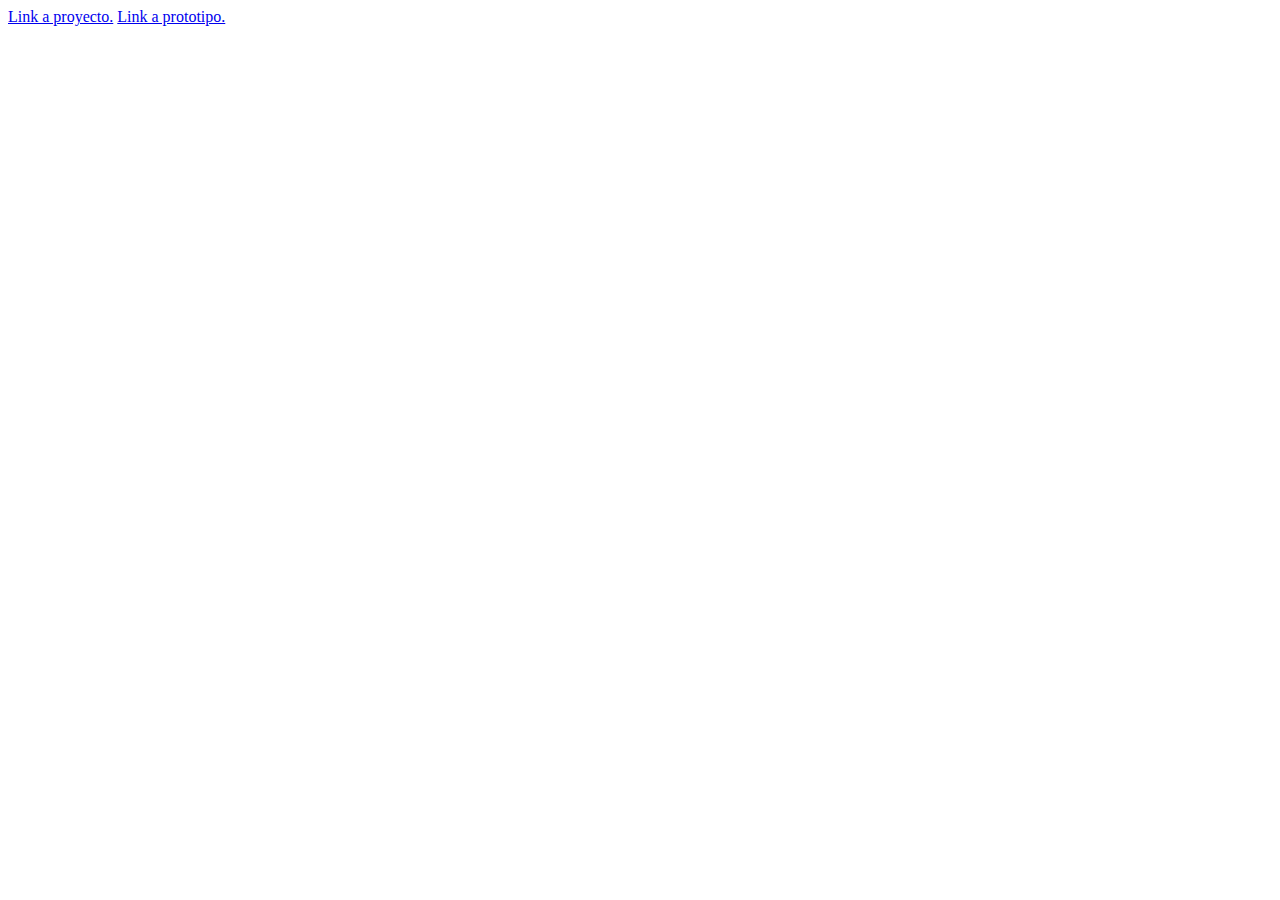
<file: index.html>
<!DOCTYPE html>
<html lang="en">
<head>
    <meta charset="UTF-8">
    <meta name="viewport" content="width=device-width, initial-scale=1.0">
    <title>Document</title>
</head>
<body>
    <a href="https://www.figma.com/file/SlHFa3GMlU2cLFe7jDgPz8/TPE-Grupo6?type=design&node-id=14%3A94&mode=design&t=aH09jl73z5RfpmNJ-1">Link a proyecto.</a>
    <a href="https://www.figma.com/proto/SlHFa3GMlU2cLFe7jDgPz8/TPE-Grupo6?type=design&node-id=62-1168&t=fOKAp2q84XBR9pVu-1&scaling=min-zoom&page-id=14%3A94&starting-point-node-id=62%3A1168&mode=design">Link a prototipo.</a>
</body>
</html>
</file>
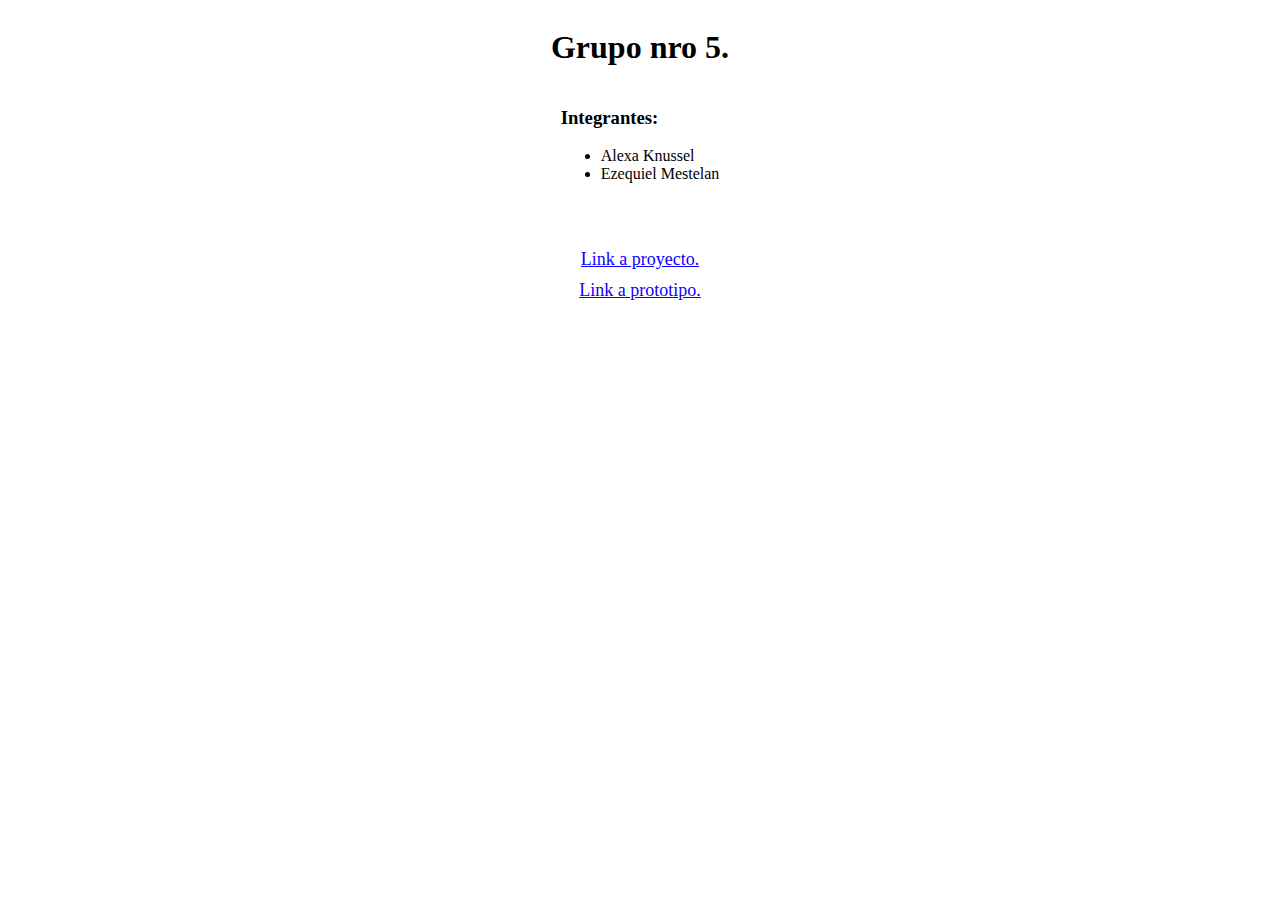
<file: TP-1/index.html>
<!DOCTYPE html>
<html lang="en">
<head>
    <meta charset="UTF-8">
    <meta name="viewport" content="width=device-width, initial-scale=1.0">
    <link rel="stylesheet" href="style.css">
    <title>TP-1 Interfaces</title>
</head>
<body>
    <div class="container">
        <h1>Grupo nro 5.</h1>
        <div>
            <h3>Integrantes:</h3>
            <ul>
                <li>Alexa Knussel</li>
                <li>Ezequiel Mestelan</li>
            </ul>
        </div>
    </div>
    <div class="links-container">
        <a href="https://www.figma.com/file/SlHFa3GMlU2cLFe7jDgPz8/TPE-Grupo6?type=design&node-id=0%3A1&mode=design&t=m80NVChfHNkycEDc-1">Link a proyecto.</a>
        <a href="https://www.figma.com/proto/SlHFa3GMlU2cLFe7jDgPz8/TPE-Grupo6?type=design&node-id=62-1171&t=XihHaeNwyKJZzWhI-1&scaling=min-zoom&page-id=14%3A94&mode=design">Link a prototipo.</a>
    </div>
</body>
</html>
</file>
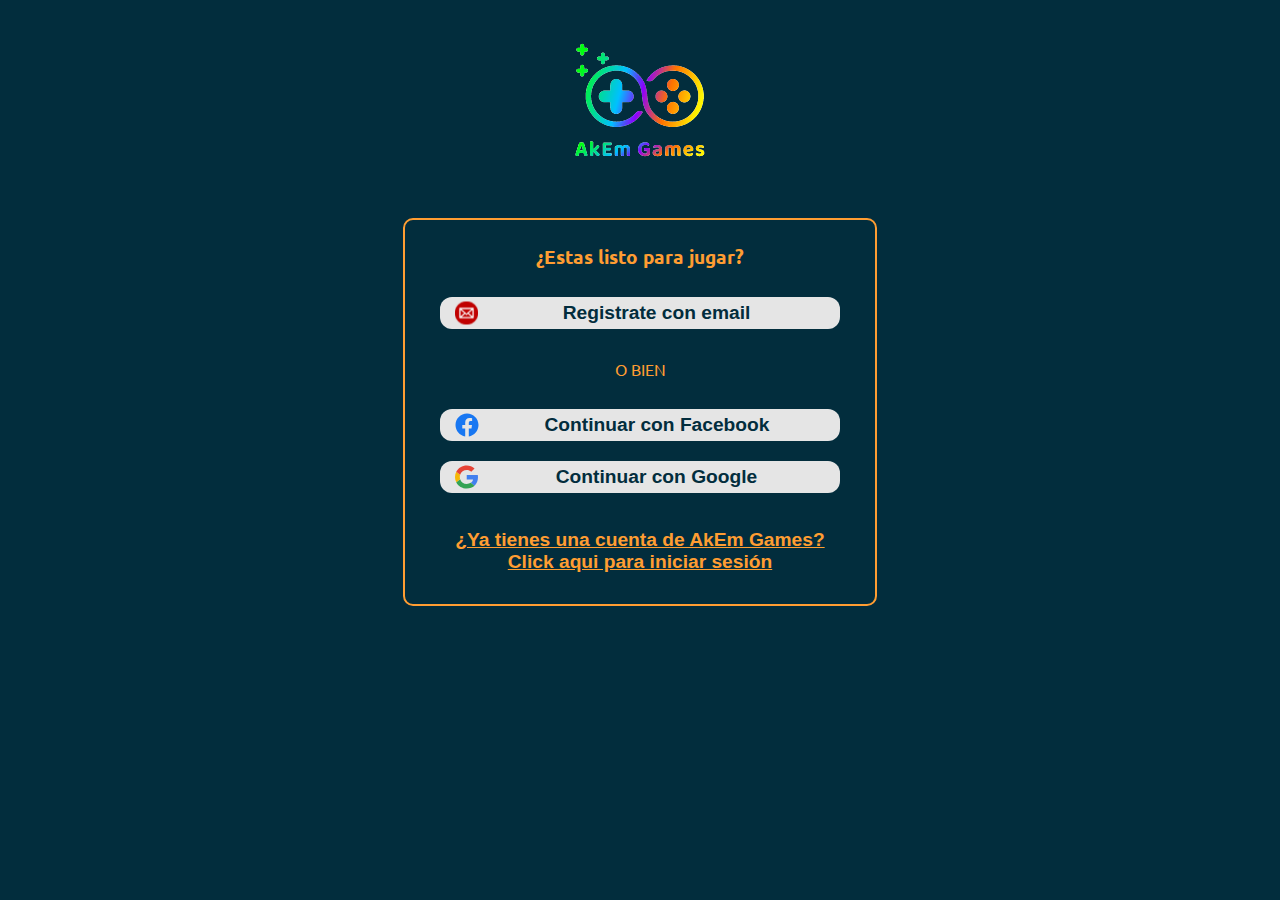
<file: TP-2/index.html>
<!DOCTYPE html>
<html lang="en">
<head>
    <meta charset="UTF-8">
    <meta name="viewport" content="width=device-width, initial-scale=1.0">
    <link rel="icon" href="./img/header/logoAkEm.png">
    <link rel="stylesheet" href="css/style.css">
    <link rel="stylesheet" href="https://fonts.googleapis.com/css?family=Ubuntu:400,700&display=swap">
    <title>AkEm-Games</title>
</head>
<body>
    <header>
        <div class="login-header">
            <img src="./img/header/logoAkEm.png" alt="logoAkEm" width="200px" id="logo-form-page">
        </div>
    </header>
    <div class="first-form">
        <div class="border-form">
            <h3>¿Estas listo para jugar?</h3>
            <div class="div-form-btn">
                <img src="./img/icons/email.svg" alt="">
                <button type="button" id="first-sign-btn">Registrate con email</button>
            </div>
            <p>O BIEN</p>
            <div class="div-form-btn">
                <img src="./img/icons/facebook.svg" alt="">
                <button type="button" id="">Continuar con Facebook</button>
            </div>
            <div class="div-form-btn">
                <img src="./img/icons/google.svg" alt="">
                <button type="button" id="">Continuar con Google</button>
            </div>
            <button type="button" id="first-login-btn" class="to-login-btn">¿Ya tienes una cuenta de AkEm Games?  Click aqui para iniciar sesión</button>
        </div>
    </div>
    <div class="login-form oculto">
        <form id="form-login" class="border-form">
            <h3>Ingresar</h3>
            <div class="input-container">
                <label for="">Email</label>
                <input type="text" required>
            </div>
            <div class="input-container">
                <label for="">Contraseña</label>
                <input type="password" required>
            </div>
            <div class="submit-div-login">
                <span>¿Olvidaste tu contraseña?</span>
                <button type="submit" id="login-btn" class="btn-principal">INGRESAR</button>
            </div>
        </form>
    </div>
    <div class="sign-form oculto">
        <form id="form-register" class="border-form">
            <h3>¿Estas listo para jugar?</h3>
            <div class="input-container">
                <label for="">Nombre *</label>
                <input type="text" required>
            </div>
            <div class="input-container">
                <label for="">Apellido *</label>
                <input type="text" required>
            </div>
            <div class="input-container">
                <label for="">Nickname</label>
                <input type="text">
            </div>
            <div class="input-container">
                <label for="">Edad *</label>
                <input type="text" required>
            </div>
            <div class="input-container">
                <label for="">Email *</label>
                <input type="text" required>
            </div>
            <div class="input-container">
                <label for="">Contraseña *</label>
                <input type="text" required>
            </div>
            <div class="input-container">
                <label for="">Repetir contraseña *</label>
                <input type="text" required>
            </div>
            <div class="form-checkbox">
                <input type="checkbox">
                <label for="">Acepta terminos y condiciones</label>
            </div>
            <div class="div-captcha-main">
                <div class="captcha-container">
                    <input type="checkbox" required>
                    <label for="">No soy un robot</label>
                    <img src="./img/icons/captcha.svg" alt="">
                </div>
            </div>
            <div class="submit-div-register">
                <button type="submit" id="sign-btn" class="btn-principal">REGISTRATE</button>
            </div>
        </form>
    </div>
    <div class="pop-up-exitoso">
        <div class="pop-up-body">
            <h3 id="success-msg">¡Te has logueado exitosamente!</h3>
        </div>
    </div>
    <script src="./js/forms.js"></script>
</body>
</html>
</file>
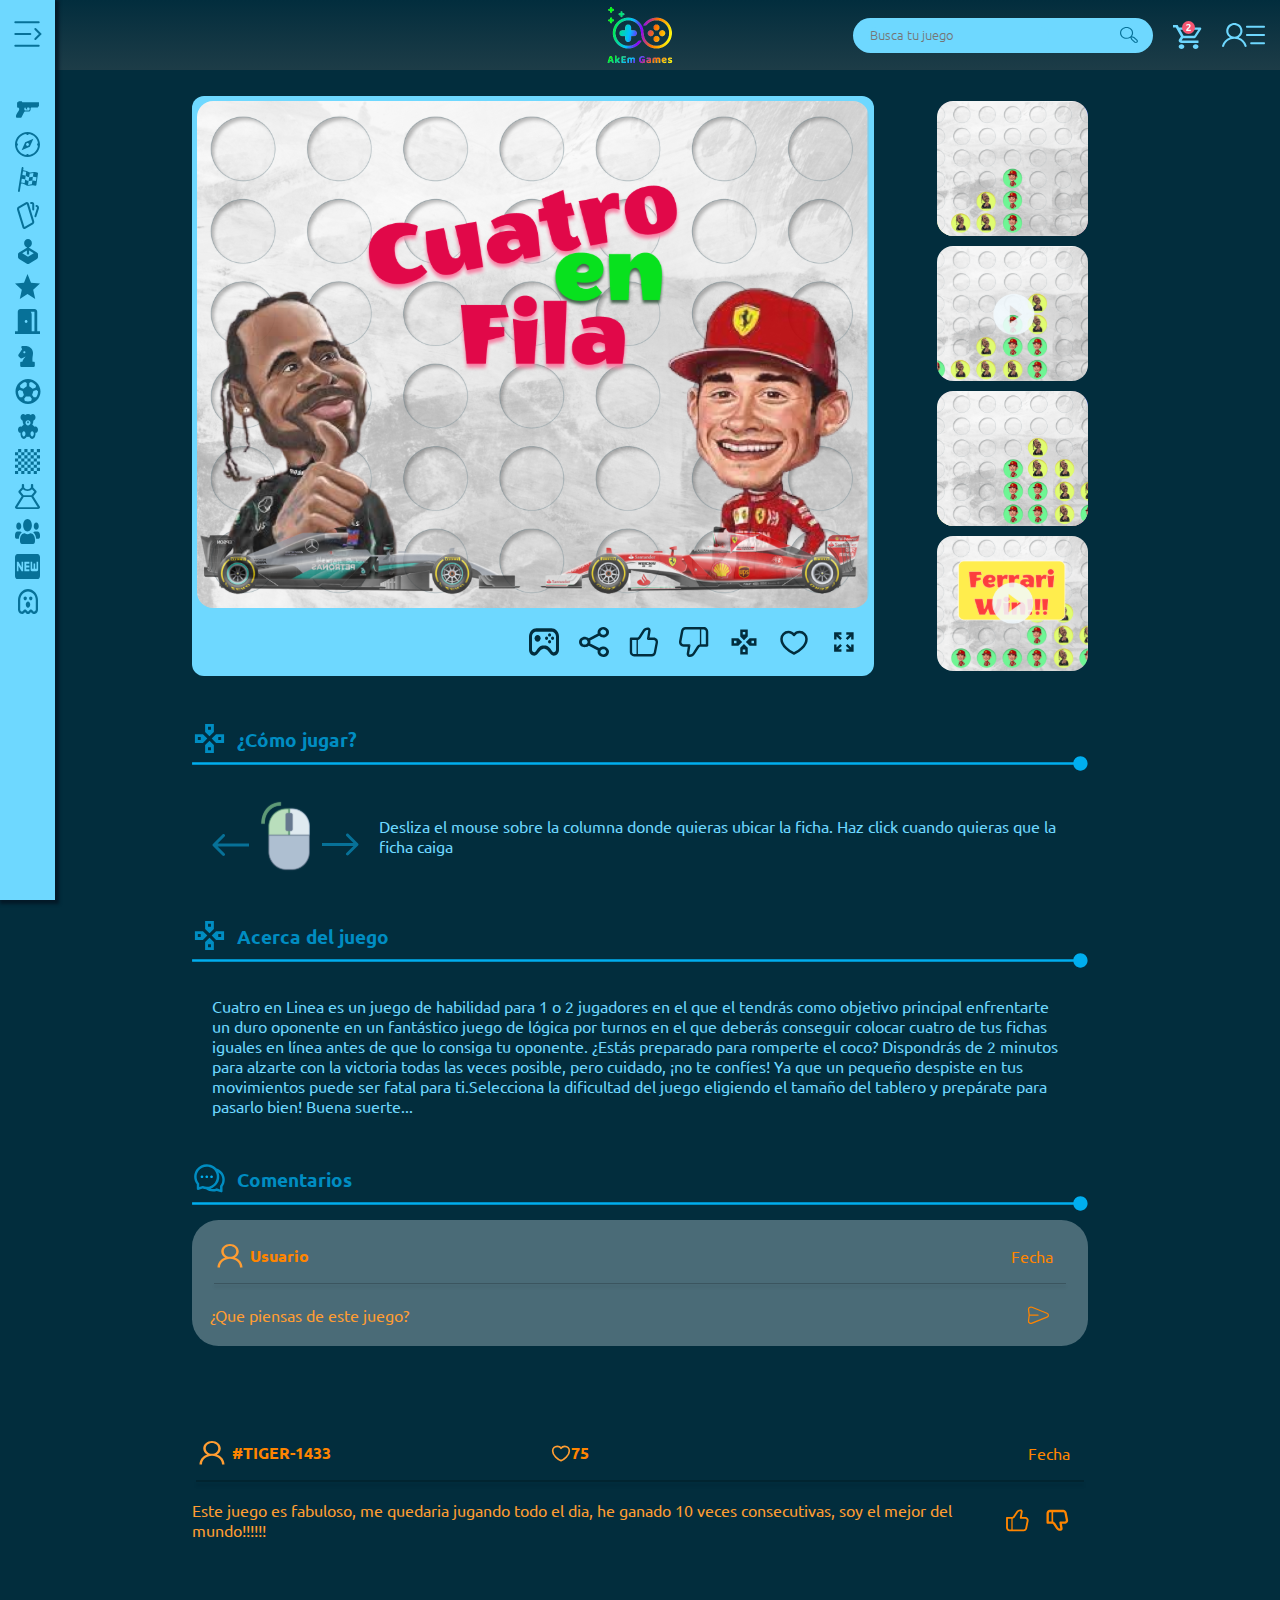
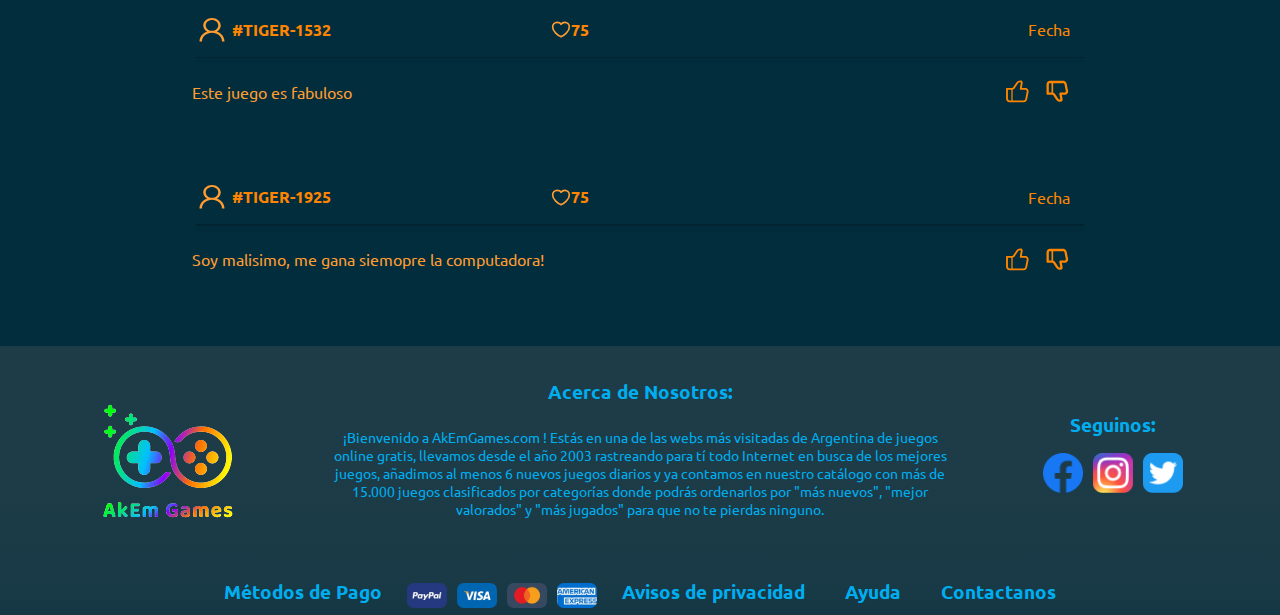
<file: TP-2/game.html>
<!DOCTYPE html>
<html lang="en">

<head>
    <meta charset="UTF-8">
    <meta name="viewport" content="width=device-width, initial-scale=1.0">
    <link rel="icon" href="./img/header/logoAkEm.png">
    <link rel="stylesheet" href="./css/style.css">
    <link rel="stylesheet" href="https://fonts.googleapis.com/css?family=Ubuntu:400,700&display=swap">
    <title>AkEm-Games</title>
</head>
<body>
    <header>
        <div class="header">
            <div class="header-content">
                <div></div>
                <div class="header-home-logo">
                    <img src="./img/header/logoAkEm.png" alt="logoAkEm" id="home-logo" width="100px">
                </div>
                <div class="header-icons">
                    <div class="caja-busqueda">
                        <input class="boxsearch" type="text" placeholder="Busca tu juego">
                        <img src="./img/header/busqueda.svg" alt="lupa" width="18">
                    </div>
                    <img src="./img/header/carrito-lleno.svg" alt="mi carrito" id="id-carrito">
                    <img src="./img/header/usuario.svg" alt="menu Usuario" id="id-usuario" height="24px">
                </div>
            </div>
        </div>
        <div class="menues-contenedor">
            <nav id="menu-nav" class="oculto opacity-transition">
                <div class="menu-carrito sombra-menu-derecha">
                    <div class="item-carrito">
                        <div>
                            <img src="./img/juegos/minecraft/main.svg"  width="50px" alt="">
                            <div class="detalle-carrito">
                                <span>Minecraft</span>
                                <span>1500$</span>
                            </div>
                        </div>
                    </div>
                    <div class="item-carrito">
                        <div>
                            <img src="./img/juegos/sonic/main.svg" width="50px" alt="">
                            <div class="detalle-carrito">
                                <span>Sonic Superstars</span>
                                <span>2250$</span>
                            </div>
                        </div>
                    </div>
                    <div class="linea"></div>
                    <div class="total-carrito">
                        <div>
                            <span>Monto total</span>
                            <span>3750$</span>
                        </div>
                    </div>
                    <div class="div-btn-carrito">
                        <button type="button" class="btn-principal">VER CARRITO</button>
                    </div>
                </div>
            </nav>
            <nav id="user-nav" class="oculto opacity-transition">
                <div class="menu-usuario sombra-menu-derecha">
                    <div class="menu-usuario-content">
                        <h3>#TIGER-1433</h3>
                        <div class="linea"></div>
                        <div>
                            <ul>
                                <li>
                                    <div>
                                        <img src="./img/icons/joystick-medium.svg" alt="" width="18px">
                                        <span>Mis juegos</span>
                                    </div>
                                </li>
                                <li>
                                    <div>
                                        <img src="./img/icons/like-medium.svg" alt="" width="18px">
                                        <span>Favoritos</span>
                                    </div>
                                </li>
                                <li>
                                    <div>
                                        <img src="./img/icons/config.svg" alt="" width="18px">
                                        <span>Configuracion</span>
                                    </div>
                                </li>
                                <li>
                                    <div>
                                        <img src="./img/icons/help.svg" alt="" width="18px">
                                        <span>Ayuda</span>
                                    </div>
                                </li>
                                <li>
                                    <div id="close-session">
                                        <img src="./img/icons/logout.svg" alt="" width="18px">
                                        <span>Cerrar sesion</span>
                                    </div>
                                </li>
                            </ul>
                        </div>
                    </div>
                </div>
            </nav>
        </div>
    </header>
    <aside>
        <nav class="nav-bar">
            <div class="div-btn">
                <img src="./img/nav/nav-bar-icon.svg" alt="nav-bar-icon" id="nav-btn" class="btn-nav-bar">
            </div>
            <ul class="nav-categorias">
                <li>
                    <img src="./img/nav/Accion.svg" alt="accion">
                    <h3 class="oculto  ">Acción</h3>
                </li>
                <li>
                    <img src="./img/nav/Aventura.svg" alt="aventura">
                    <h3 class="oculto  ">Aventura</h3>
                </li>
                <li>
                    <img src="./img/nav/Carrera.svg" alt="carrera">
                    <h3 class="oculto  ">Carreras</h3>
                </li>
                <li>
                    <img src="./img/nav/Cartas.svg" alt="cartas">
                    <h3 class="oculto  ">Cartas</h3>
                </li>
                <li>
                    <img src="./img/nav/Clasicos.svg" alt="clasicos">
                    <h3 class="oculto  ">Clásicos</h3>
                </li>
                <li>
                    <img src="./img/nav/Destacados.svg" alt="destacados">
                    <h3 class="oculto  "h>Destacados</h3>
                </li>
                <li>
                    <img src="./img/nav/Escape.svg" alt="escape">
                    <h3 class="oculto  ">Escape</h3>
                </li>
                <li>
                    <img src="./img/nav/Estrategia.svg" alt="estrategia">
                    <h3 class="oculto  ">Estrategia</h3>
                </li>
                <li>
                    <img src="./img/nav/Futbol.svg" alt="futbol">
                    <h3 class="oculto  ">Futbol</h3>
                </li>
                <li>
                    <img src="./img/nav/Infantiles.svg" alt="infantiles">
                    <h3 class="oculto  ">Infantiles</h3>
                </li>
                <li>
                    <img src="./img/nav/Mesa.svg" alt="mesa">
                    <h3 class="oculto  ">Mesa</h3>
                </li>
                <li>
                    <img src="./img/nav/Moda.svg" alt="modal">
                    <h3 class="oculto  ">Moda</h3>
                </li>
                <li>
                    <img src="./img/nav/Multijugador.svg" alt="multijugador">
                    <h3 class="oculto  ">Multijugador</h3>
                </li>
                <li>
                    <img src="./img/nav/New.svg" alt="nuevos">
                    <h3 class="oculto  ">Nuevos</h3>
                </li>
                <li>
                    <img src="./img/nav/Terror.svg" alt="terror">
                    <h3 class="oculto  ">Terror</h3>
                </li>
            </ul>
        </nav>
    </aside>
    <main>
        <div class="boxJuego">
            <div class="Sector1">
                <div class="contenedorJuego">
                    <div class="boxImgJuego">
                        <img src="./img/juegos/4-en-fila/img.svg" alt="portada 4 en fila">
                    </div>

                    <div class="botoneraJuego">
                        <ul>
                            <li>
                                <a href=""><img class="btnimg" src="./img/icons/joystick-oscuro.svg" alt=""></a>
                            </li>
                            <li>
                                <a href=""><img class="btnimg" src="./img/icons/share-oscuro.svg" alt="compartir"></a>
                            </li>
                            <li>
                                <a href=""><img class="btnimg" src="./img/icons/like-oscuro.svg" alt="Me gusta"></a>
                            </li>
                            <li>
                                <a href=""><img class="btnimg" src="./img/icons/dislike-oscuro.svg"
                                        alt="No me gusta"></a>
                            </li>
                            <li>
                                <a href="#controles"><img class="btnimg" src="./img/icons/Control.svg"
                                        alt="controles"></a>
                            </li>
                            <li>
                                <a href=""><img class="btnimg" src="./img/icons/favourite-oscuro.svg"
                                        alt="Favoritos"></a>
                            </li>
                            <li>
                                <a href=""><img class="btnimg" src="./img/icons/fullscreen-oscuro.svg"
                                        alt="Pantalla completa"></a>
                            </li>
                        </ul>
                    </div>
                </div>

                <div class="box-imgs">
                    <img src="img/juegos/4-en-fila/imagen-1.svg" alt="imagen del juego">
                    <img src="img/juegos/4-en-fila/video1.svg" alt="video del juego">
                    <img src="img/juegos/4-en-fila/imagen-3.svg" alt="imagen del juego">
                    <img src="img/juegos/4-en-fila/video2.svg" alt="video del juego">
                </div>
            </div>
            <div class="box-complementoJuego">
                <div class="Sector2">
                    <div class="tituloSector">
                        <div>
                            <img src="./img/icons/controles-juego.svg" alt="Controles">
                            <h3 id="Controles">¿Cómo jugar?</h3>
                        </div>
                        <img class="separador" src="./img/icons/line.svg" alt="linea">
                    </div>
                    <div class="cuerpoSector">
                        <img src="./img/juegos/4-en-fila/instrucciones.svg" alt="Controles">
                        <p>Desliza el mouse sobre la columna donde quieras ubicar la ficha. Haz click cuando quieras que
                            la ficha caiga</p>
                    </div>

                </div>
                <div class="Sector3">
                    <div class="tituloSector">
                        <div>
                            <img src="./img/icons/controles-juego.svg" alt="Controles">
                            <h3>Acerca del juego</h3>
                        </div>
                        <img class="separador" src="./img/icons/line.svg" alt="linea">
                    </div>
                    <div class="cuerpoSector">
                        <p>Cuatro en Linea es un juego de habilidad para 1 o 2 jugadores en el que el tendrás como
                            objetivo
                            principal enfrentarte un duro oponente en un fantástico juego de lógica por turnos en el que
                            deberás conseguir colocar cuatro de tus fichas iguales en línea antes de que lo consiga tu
                            oponente.
                            ¿Estás preparado para romperte el coco? Dispondrás de 2 minutos para alzarte con la victoria
                            todas las
                            veces posible, pero cuidado, ¡no te confíes! Ya que un pequeño despiste en tus movimientos
                            puede
                            ser fatal para ti.Selecciona la dificultad del juego eligiendo el tamaño del tablero y
                            prepárate
                            para pasarlo bien! Buena suerte...</p>
                    </div>
                </div>

                <div class="Sector4">
                    <div class="tituloSector">
                        <div>
                            <img src="./img/icons/comment-oscuro.svg" alt="Comentario">
                            <h3>Comentarios</h3>
                        </div>
                        <img class="separador" src="./img/icons/line.svg" alt="linea">
                    </div>

                    <div class="box-hacerComentario">
                        <div class="encabezadoComent">
                            <img src="./img/icons/iconoUs-naranja.svg" alt="avatar">
                            <p>Usuario</p>
                            <p class="fechaCom">Fecha</p>
                        </div>

                        <img src="./img/icons/line-gris.svg" alt="separador">

                        <div class="cuerpoComent">
                            <p class="espacioText">¿Que piensas de este juego?</p>
                            <img src="./img/icons/send-naranja.svg" alt="enviar">
                        </div>
                    </div>

                    <div class="box-comentario">
                        <div class="encabezadoComent">
                            <img src="./img/icons/iconoUs-naranja.svg" alt="avatar">
                            <p>#TIGER-1433</p>
                            <img src="./img/icons/favourite-narnja.svg" alt="favorito">
                            <p>75</p>
                            <p class="fechaCom">Fecha</p>
                        </div>

                        <img src="./img/icons/linea-negra.svg" alt="separador">

                        <div class="cuerpoComent">
                            <p>Este juego es fabuloso, me quedaria jugando todo el dia, he ganado 10 veces consecutivas,
                                soy el mejor del mundo!!!!!!</p>
                            <div class="imagenesComent">
                                <img src="./img/icons/like-naranja.svg" alt="me gusta">
                                <img src="./img/icons/dislike-naranja.svg" alt="no me gusta">
                            </div>
                        </div>
                    </div>

                    <div class="box-comentario">
                        <div class="encabezadoComent">
                            <img src="./img/icons/iconoUs-naranja.svg" alt="avatar">
                            <p>#TIGER-1532</p>
                            <img src="./img/icons/favourite-narnja.svg" alt="favorito">
                            <p>75</p>
                            <p class="fechaCom">Fecha</p>
                        </div>

                        <img src="./img/icons/linea-negra.svg" alt="separador">

                        <div class="cuerpoComent">
                            <p>Este juego es fabuloso</p>
                            <div class="imagenesComent">
                                <img src="./img/icons/like-naranja.svg" alt="me gusta">
                                <img src="./img/icons/dislike-naranja.svg" alt="no me gusta">
                            </div>
                        </div>
                    </div>
                    <div class="box-comentario">
                        <div class="encabezadoComent">
                            <img src="./img/icons/iconoUs-naranja.svg" alt="avatar">
                            <p>#TIGER-1925</p>
                            <img src="./img/icons/favourite-narnja.svg" alt="favoritos">
                            <p>75</p>
                            <p class="fechaCom">Fecha</p>
                        </div>
                        <img src="./img/icons/linea-negra.svg" alt="separador">
                        <div class="cuerpoComent">
                            <p>Soy malisimo, me gana siemopre la computadora!</p>
                            <div class="imagenesComent">
                                <img src="./img/icons/like-naranja.svg" alt="me gusta">
                                <img src="./img/icons/dislike-naranja.svg" alt="no me gusta">
                            </div>
                        </div>
                    </div>
                </div>
            </div>
        </div>
    </main>
    <footer>
        <div class="footer">
            <div class="foot-a">
                <img id="logo-foot" class="logofooter" src="./img/header/logoAkEm.png" alt="logoAkEm">
            </div>
            <div class="foot-b">
                <h3>Acerca de Nosotros:</h3>
                <p>¡Bienvenido a AkEmGames.com ! Estás en una de las webs más visitadas de Argentina de juegos online
                    gratis, llevamos desde el año 2003 rastreando para tí todo Internet en busca de los mejores juegos,
                    añadimos al menos 6 nuevos juegos diarios y ya contamos en nuestro catálogo con más de 15.000 juegos
                    clasificados por categorías donde podrás ordenarlos por "más nuevos", "mejor valorados" y "más
                    jugados" para que no te pierdas ninguno.</p>
            </div>
            <div class="foot-c">
                <h3>Seguinos:</h3>
                <div class="iconos-redes">
                    <img src="./img/footer/facebook.png" alt="facebook logo">
                    <img src="./img/footer/instagram.png" alt="instagram logo">
                    <img src="./img/footer/twitter.png" alt="twitter logo">
                </div>
            </div>
        </div>
        <div class="footer2">
            <div class="foot-d">
                <h3>Métodos de Pago</h3>
                <img src="./img/footer/payPal.png">
                <img src="./img/footer/visa.png">
                <img src="./img/footer/master.png">
                <img src="./img/footer/american.png">
                <h3>Avisos de privacidad</h3>
                <h3>Ayuda</h3>
                <h3>Contactanos</h3>
            </div>
        </div>
    </footer>
    <script src="./js/main.js"></script>
    <script src="./js/carrousel.js"></script>
</body>

</html>
</file>
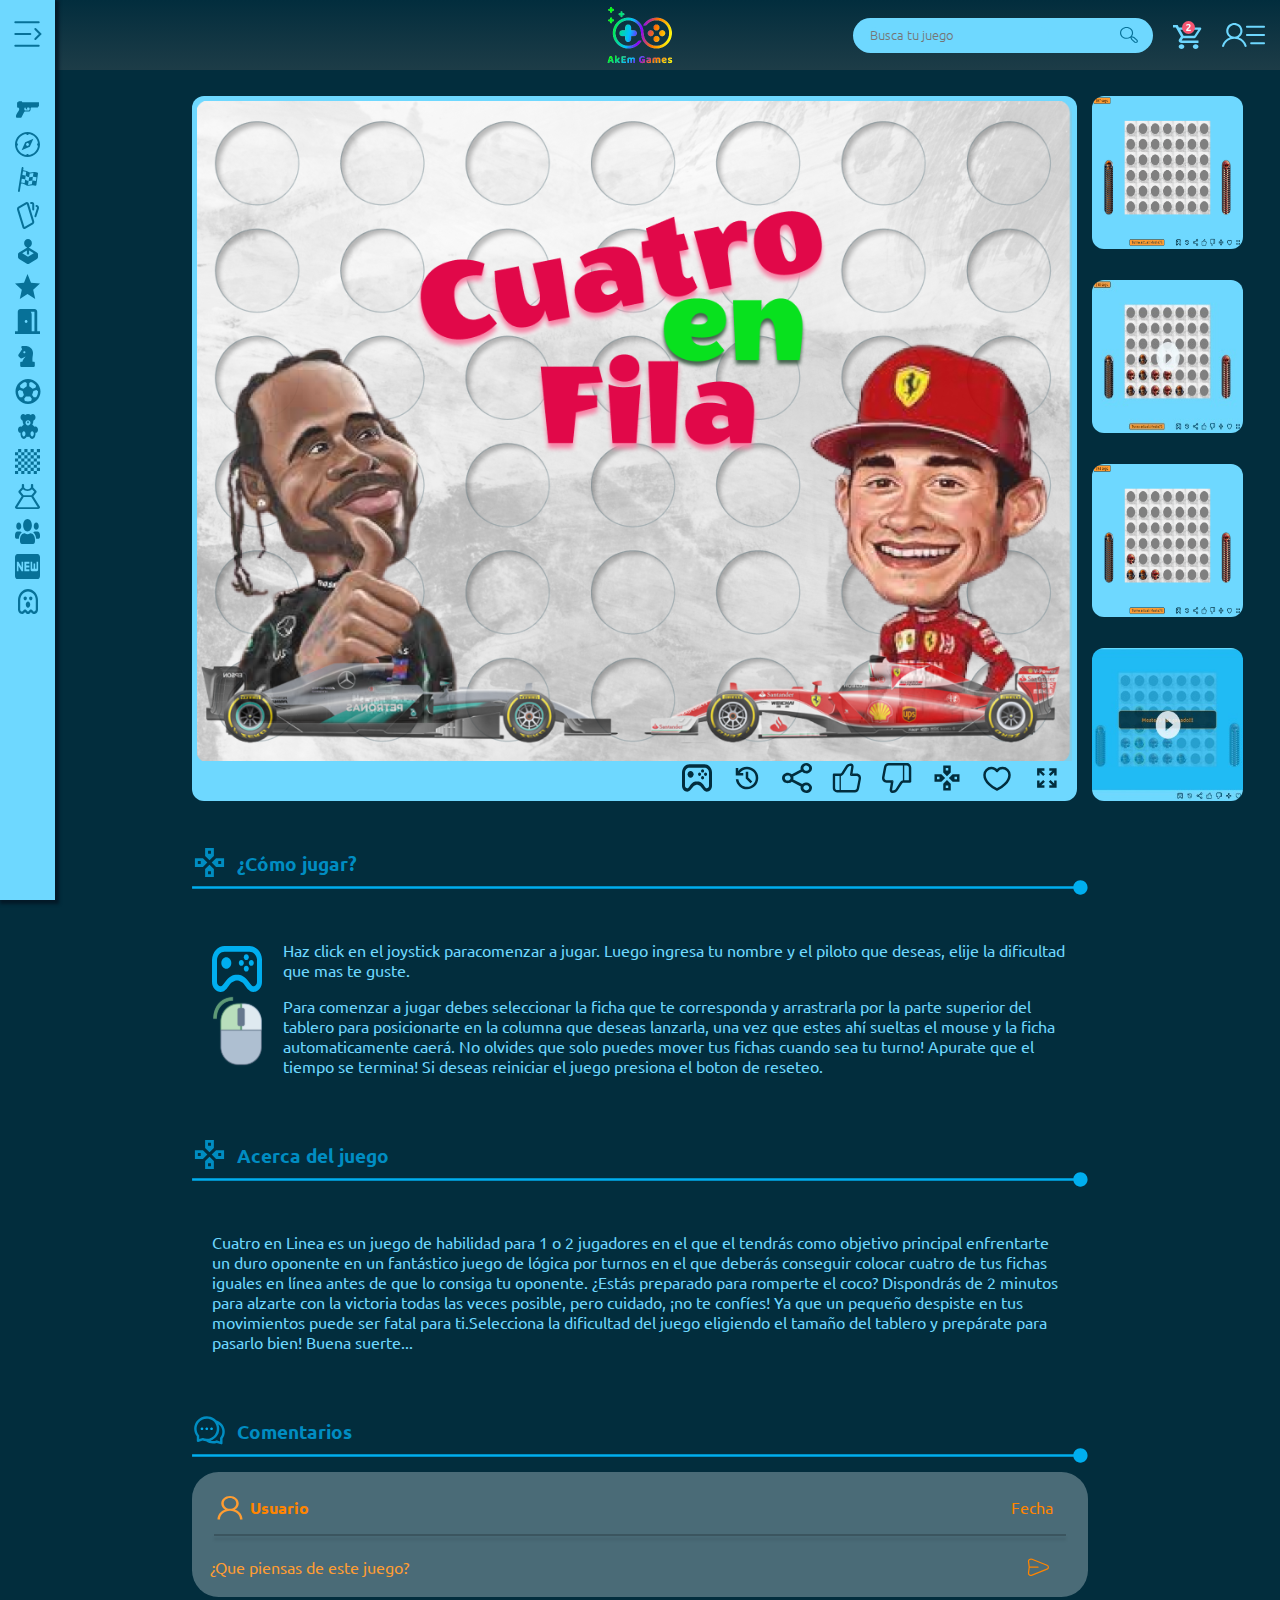
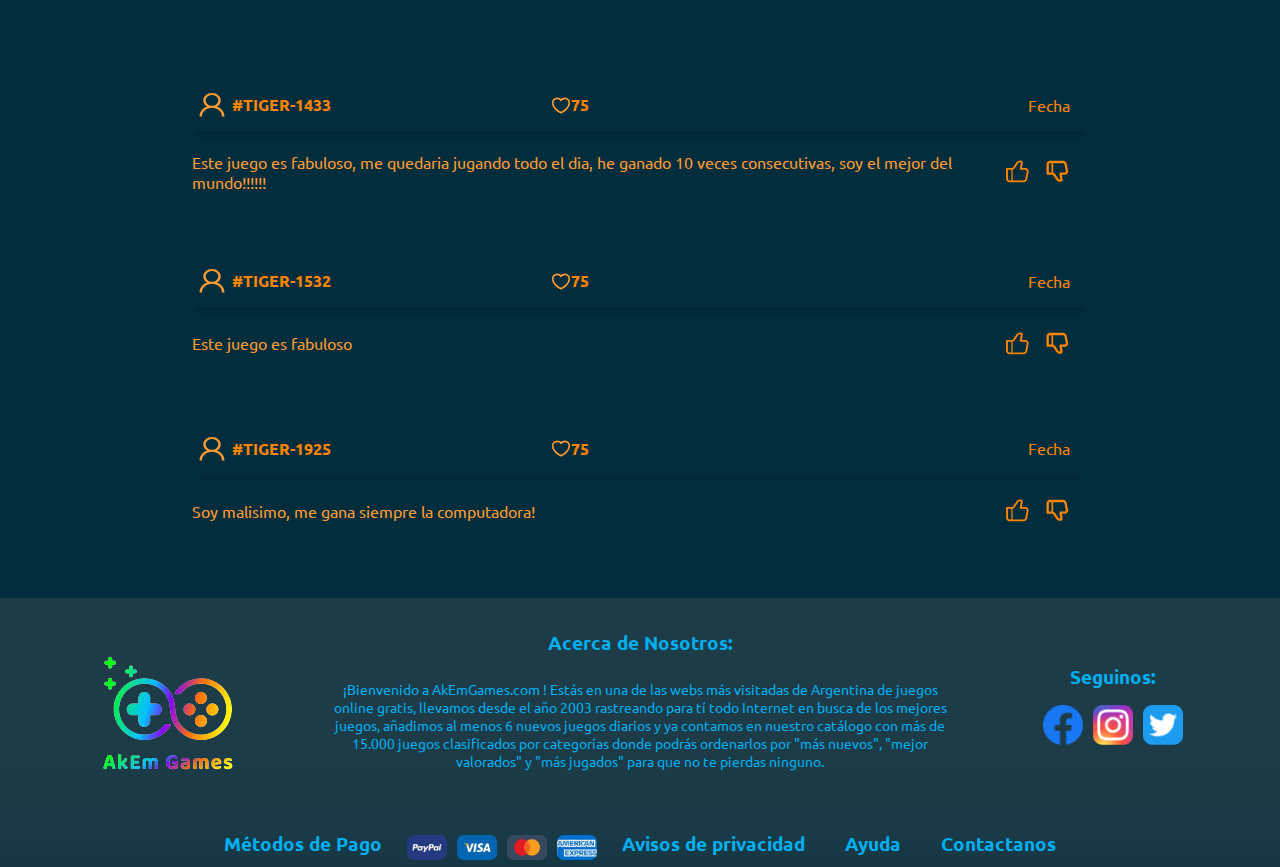
<file: TP-3/game.html>
<!DOCTYPE html>
<html lang="en">

<head>
    <meta charset="UTF-8">
    <meta name="viewport" content="width=device-width, initial-scale=1.0">
    <link rel="icon" href="./img/header/logoAkEm.png">
    <link rel="stylesheet" href="./css/style.css">
    <link rel="stylesheet" href="https://fonts.googleapis.com/css?family=Ubuntu:400,700&display=swap">
    <title>AkEm-Games</title>
</head>
<body>
    <header>
        <div class="header">
            <div class="header-content">
                <div></div>
                <div class="header-home-logo">
                    <img src="./img/header/logoAkEm.png" alt="logoAkEm" id="home-logo" width="100px">
                </div>
                <div class="header-icons">
                    <div class="caja-busqueda">
                        <input class="boxsearch" type="text" placeholder="Busca tu juego">
                        <img src="./img/header/busqueda.svg" alt="lupa" width="18">
                    </div>
                    <img src="./img/header/carrito-lleno.svg" alt="mi carrito" id="id-carrito">
                    <img src="./img/header/usuario.svg" alt="menu Usuario" id="id-usuario" height="24px">
                </div>
            </div>
        </div>
        <div class="menues-contenedor">
            <nav id="menu-nav" class="oculto opacity-transition">
                <div class="menu-carrito sombra-menu-derecha">
                    <div class="item-carrito">
                        <div>
                            <img src="./img/juegos/minecraft/main.svg"  width="50px" alt="">
                            <div class="detalle-carrito">
                                <span>Minecraft</span>
                                <span>1500$</span>
                            </div>
                        </div>
                    </div>
                    <div class="item-carrito">
                        <div>
                            <img src="./img/juegos/sonic/main.svg" width="50px" alt="">
                            <div class="detalle-carrito">
                                <span>Sonic Superstars</span>
                                <span>2250$</span>
                            </div>
                        </div>
                    </div>
                    <div class="linea"></div>
                    <div class="total-carrito">
                        <div>
                            <span>Monto total</span>
                            <span>3750$</span>
                        </div>
                    </div>
                    <div class="div-btn-carrito">
                        <button type="button" class="btn-principal">VER CARRITO</button>
                    </div>
                </div>
            </nav>
            <nav id="user-nav" class="oculto opacity-transition">
                <div class="menu-usuario sombra-menu-derecha">
                    <div class="menu-usuario-content">
                        <h3>#TIGER-1433</h3>
                        <div class="linea"></div>
                        <div>
                            <ul>
                                <li>
                                    <div>
                                        <img src="./img/icons/joystick-medium.svg" alt="" width="18px">
                                        <span>Mis juegos</span>
                                    </div>
                                </li>
                                <li>
                                    <div>
                                        <img src="./img/icons/like-medium.svg" alt="" width="18px">
                                        <span>Favoritos</span>
                                    </div>
                                </li>
                                <li>
                                    <div>
                                        <img src="./img/icons/config.svg" alt="" width="18px">
                                        <span>Configuracion</span>
                                    </div>
                                </li>
                                <li>
                                    <div>
                                        <img src="./img/icons/help.svg" alt="" width="18px">
                                        <span>Ayuda</span>
                                    </div>
                                </li>
                                <li>
                                    <div id="close-session">
                                        <img src="./img/icons/logout.svg" alt="" width="18px">
                                        <span>Cerrar sesion</span>
                                    </div>
                                </li>
                            </ul>
                        </div>
                    </div>
                </div>
            </nav>
        </div>
    </header>
    <aside>
        <nav class="nav-bar">
            <div class="div-btn">
                <img src="./img/nav/nav-bar-icon.svg" alt="nav-bar-icon" id="nav-btn" class="btn-nav-bar">
            </div>
            <ul class="nav-categorias">
                <li>
                    <img src="./img/nav/Accion.svg" alt="accion">
                    <h3 class="oculto  ">Acción</h3>
                </li>
                <li>
                    <img src="./img/nav/Aventura.svg" alt="aventura">
                    <h3 class="oculto  ">Aventura</h3>
                </li>
                <li>
                    <img src="./img/nav/Carrera.svg" alt="carrera">
                    <h3 class="oculto  ">Carreras</h3>
                </li>
                <li>
                    <img src="./img/nav/Cartas.svg" alt="cartas">
                    <h3 class="oculto  ">Cartas</h3>
                </li>
                <li>
                    <img src="./img/nav/Clasicos.svg" alt="clasicos">
                    <h3 class="oculto  ">Clásicos</h3>
                </li>
                <li>
                    <img src="./img/nav/Destacados.svg" alt="destacados">
                    <h3 class="oculto  "h>Destacados</h3>
                </li>
                <li>
                    <img src="./img/nav/Escape.svg" alt="escape">
                    <h3 class="oculto  ">Escape</h3>
                </li>
                <li>
                    <img src="./img/nav/Estrategia.svg" alt="estrategia">
                    <h3 class="oculto  ">Estrategia</h3>
                </li>
                <li>
                    <img src="./img/nav/Futbol.svg" alt="futbol">
                    <h3 class="oculto  ">Futbol</h3>
                </li>
                <li>
                    <img src="./img/nav/Infantiles.svg" alt="infantiles">
                    <h3 class="oculto  ">Infantiles</h3>
                </li>
                <li>
                    <img src="./img/nav/Mesa.svg" alt="mesa">
                    <h3 class="oculto  ">Mesa</h3>
                </li>
                <li>
                    <img src="./img/nav/Moda.svg" alt="modal">
                    <h3 class="oculto  ">Moda</h3>
                </li>
                <li>
                    <img src="./img/nav/Multijugador.svg" alt="multijugador">
                    <h3 class="oculto  ">Multijugador</h3>
                </li>
                <li>
                    <img src="./img/nav/New.svg" alt="nuevos">
                    <h3 class="oculto  ">Nuevos</h3>
                </li>
                <li>
                    <img src="./img/nav/Terror.svg" alt="terror">
                    <h3 class="oculto  ">Terror</h3>
                </li>
            </ul>
        </nav>
    </aside>
    <main>
        <div class="boxJuego">
            <div class="Sector1">
                <div class="contenedorJuego">
                    <canvas id="canvas" width="875px" height="650px"></canvas>
                    <img id="img-juego" src="./img/juegos/4-en-fila/img.svg" alt="portada 4 en fila" width="875px">
                    <div class="div-form-juego display-none">
                        <form id="form-juego" action="">
                            <img src="./img/icons/close.svg" alt="cerrar" id="img-cerrar" width="25px">
                            <div class="seleccion-jugador">
                                <label for="">Jugador uno</label>
                                <input type="text" placeholder="Ingresa tu nombre" name="jugador-uno" required>
                                <label for="">Selecciona tu piloto</label>
                                <select name="img-jugador-uno" id="" required>
                                    <option value="Leclerc">Charles Leclerc</option>
                                    <option value="Sainz">Carlos Sainz</option>
                                    <option value="Verstappen">Max Verstappen</option>
                                    <option value="Perez">Sergio Perez</option>
                                    <option value="Hamilton">Lewis Hamilton</option>
                                    <option value="Russell">George Russell</option>
                                    <option value="Norris">Lando Norris</option>
                                    <option value="Piastri">Oscar Piastri</option>
                                    <option value="Alonso">Fernando Alonso</option>
                                    <option value="Stroll">Lance Stroll</option>
                                    <option value="Gasly">Pierre Gasly</option>
                                    <option value="Ocon">Esteban Ocon</option>
                                    <option value="Tsunoda">Yuki Tsunoda</option>
                                    <option value="DeVries">Nyck DeVries</option>
                                    <option value="Magnussen">Kevin Magnussen</option>
                                    <option value="Hulkenberg">Nicolas Hulkenberg</option>
                                    <option value="GuanyuZhou">Zhou Guanyu</option>
                                    <option value="Bottas">Valteri Bottas</option>
                                    <option value="Albon">Alexander Albon</option>
                                    <option value="Sargeant">Logan Sargeant</option>
                                </select>
                            </div>
                            <div class="seleccion-jugador">
                                <label for="">Jugador dos</label>
                                <input type="text" placeholder="Ingresa tu nombre" name="jugador-dos" required>
                                <label for="">Selecciona tu piloto</label>
                                <select name="img-jugador-dos" id="" required>
                                    <option value="Leclerc">Charles Leclerc</option>
                                    <option value="Sainz">Carlos Sainz</option>
                                    <option value="Verstappen">Max Verstappen</option>
                                    <option value="Perez">Sergio Perez</option>
                                    <option value="Hamilton">Lewis Hamilton</option>
                                    <option value="Russell">George Russell</option>
                                    <option value="Norris">Lando Norris</option>
                                    <option value="Piastri">Oscar Piastri</option>
                                    <option value="Alonso">Fernando Alonso</option>
                                    <option value="Stroll">Lance Stroll</option>
                                    <option value="Gasly">Pierre Gasly</option>
                                    <option value="Ocon">Esteban Ocon</option>
                                    <option value="Tsunoda">Yuki Tsunoda</option>
                                    <option value="DeVries">Nyck DeVries</option>
                                    <option value="Magnussen">Kevin Magnussen</option>
                                    <option value="Hulkenberg">Nicolas Hulkenberg</option>
                                    <option value="GuanyuZhou">Zhou Guanyu</option>
                                    <option value="Bottas">Valteri Bottas</option>
                                    <option value="Albon">Alexander Albon</option>
                                    <option value="Sargeant">Logan Sargeant</option>
                                </select>
                            </div>
                            <label>Tipo de juego</label>
                            <div>
                                <div>
                                    <label for="">3 en linea</label>
                                    <input type="radio" name="tipo-juego" value="6" required>
                                </div>
                                <div>
                                    <label for="">4 en linea</label>
                                    <input type="radio" name="tipo-juego" value="7" required>
                                </div>
                                <div>
                                    <label for="">5 en linea</label>
                                    <input type="radio" name="tipo-juego" value="8" required> 
                                </div>
                                <div>
                                    <label for="">6 en linea</label>
                                    <input type="radio" name="tipo-juego" value="9" required>
                                </div>
                            </div>
                            <button type="submit" class="btn-principal">Jugar</button>
                        </form>
                    </div>
                    <div class="botoneraJuego">
                        <ul>
                            <li>
                                <img id="btn-jugar" class="btnimg" src="./img/icons/joystick-oscuro.svg" alt="" title="Jugar">
                            </li>
                            <li>
                                <img id="btn-reset" class="btnimg" src="./img/icons/reset.svg" alt="" title="Reset">
                            </li>
                            <li>
                                <img class="btnimg btn-fijo" src="./img/icons/share-oscuro.svg" alt="compartir">
                            </li>
                            <li>
                                <img class="btnimg btn-fijo" src="./img/icons/like-oscuro.svg" alt="Me gusta">
                            </li>
                            <li>
                                <img class="btnimg btn-fijo" src="./img/icons/dislike-oscuro.svg" alt="No me gusta">
                            </li>
                            <li>
                                <img class="btnimg btn-fijo" src="./img/icons/Control.svg" alt="controles">
                                <a href="#controles"></a>
                            </li>
                            <li>
                                <img class="btnimg btn-fijo" src="./img/icons/favourite-oscuro.svg" alt="Favoritos">
                            </li>
                            <li>
                                <img class="btnimg btn-fijo" src="./img/icons/fullscreen-oscuro.svg" alt="Pantalla completa">
                            </li>
                        </ul>
                    </div>
                    <div class="contenedor-turno display-none">
                        <span id="nombre-jugar-turno"></span>
                    </div>
                    <div class="contenedor-temporizador display-none">
                        <span id="juego-temporizador"></span>
                    </div>
                    <div class="contenedor-ganador display-none">
                        <div class="cartel">
                            <h3 id="h3-ganador"></h3>
                        </div>
                    </div>
                    <div class="popup-reset display-none">
                        <div class="popup-contenido">
                            <p>¿Estás seguro de que deseas reiniciar el juego?</p>
                            <button id="confirmar-reset">Confirmar</button>
                            <button id="cancelar-reset">Cancelar</button>
                        </div>
                    </div>
                </div>
                <div class="box-imgs">
                    <img src="img/juegos/4-en-fila/Captura1.png" alt="imagen del juego">
                    <img src="img/juegos/4-en-fila/video1.png" alt="video del juego">
                    <img src="img/juegos/4-en-fila/Captura2.png" alt="imagen del juego">
                    <img src="img/juegos/4-en-fila/video2.png" alt="video del juego">
                </div>
            </div>
            <div class="box-complementoJuego">
                <div class="Sector2">
                    <div class="tituloSector">
                        <div>
                            <img src="./img/icons/controles-juego.svg" alt="Controles">
                            <h3 id="Controles">¿Cómo jugar?</h3>
                        </div>
                        <img class="separador" src="./img/icons/line.svg" alt="linea">
                    </div>
                    <div class="cuerpoSector">
                        <div>
                            <img src="./img/icons/joystick-claro.svg" alt="joystick" width="50">
                            <img src="./img/icons/mouse-click.svg" alt="Controles">
                        </div>
                        <div class="texto">
                            <p>Haz click en el joystick paracomenzar a jugar. Luego ingresa tu nombre y el piloto que
                                deseas, elije la dificultad que mas te guste.</p>
                            <p>Para comenzar a jugar debes seleccionar la ficha que te corresponda y arrastrarla por la
                                parte superior del tablero para posicionarte en la columna que deseas lanzarla, una vez
                                que
                                estes ahí sueltas el mouse y la ficha automaticamente caerá. No olvides que solo puedes
                                mover tus fichas cuando sea tu turno! Apurate que el tiempo se termina!
                                Si deseas reiniciar el juego presiona el boton de reseteo.</p>
                        </div>
                    </div>
                </div>
                <div class="Sector3">
                    <div class="tituloSector">
                        <div>
                            <img src="./img/icons/controles-juego.svg" alt="Controles">
                            <h3>Acerca del juego</h3>
                        </div>
                        <img class="separador" src="./img/icons/line.svg" alt="linea">
                    </div>
                    <div class="cuerpoSector">
                        <p>Cuatro en Linea es un juego de habilidad para 1 o 2 jugadores en el que el tendrás como
                            objetivo
                            principal enfrentarte un duro oponente en un fantástico juego de lógica por turnos en el que
                            deberás conseguir colocar cuatro de tus fichas iguales en línea antes de que lo consiga tu
                            oponente.
                            ¿Estás preparado para romperte el coco? Dispondrás de 2 minutos para alzarte con la victoria
                            todas las
                            veces posible, pero cuidado, ¡no te confíes! Ya que un pequeño despiste en tus movimientos
                            puede
                            ser fatal para ti.Selecciona la dificultad del juego eligiendo el tamaño del tablero y
                            prepárate
                            para pasarlo bien! Buena suerte...</p>
                    </div>
                </div>
                <div class="Sector4">
                    <div class="tituloSector">
                        <div>
                            <img src="./img/icons/comment-oscuro.svg" alt="Comentario">
                            <h3>Comentarios</h3>
                        </div>
                        <img class="separador" src="./img/icons/line.svg" alt="linea">
                    </div>

                    <div class="box-hacerComentario">
                        <div class="encabezadoComent">
                            <img src="./img/icons/iconoUs-naranja.svg" alt="avatar">
                            <p>Usuario</p>
                            <p class="fechaCom">Fecha</p>
                        </div>

                        <img src="./img/icons/line-gris.svg" alt="separador">

                        <div class="cuerpoComent">
                            <p class="espacioText">¿Que piensas de este juego?</p>
                            <img src="./img/icons/send-naranja.svg" alt="enviar">
                        </div>
                    </div>

                    <div class="box-comentario">
                        <div class="encabezadoComent">
                            <img src="./img/icons/iconoUs-naranja.svg" alt="avatar">
                            <p>#TIGER-1433</p>
                            <img src="./img/icons/favourite-narnja.svg" alt="favorito">
                            <p>75</p>
                            <p class="fechaCom">Fecha</p>
                        </div>

                        <img src="./img/icons/linea-negra.svg" alt="separador">

                        <div class="cuerpoComent">
                            <p>Este juego es fabuloso, me quedaria jugando todo el dia, he ganado 10 veces consecutivas,
                                soy el mejor del mundo!!!!!!</p>
                            <div class="imagenesComent">
                                <img src="./img/icons/like-naranja.svg" alt="me gusta">
                                <img src="./img/icons/dislike-naranja.svg" alt="no me gusta">
                            </div>
                        </div>
                    </div>

                    <div class="box-comentario">
                        <div class="encabezadoComent">
                            <img src="./img/icons/iconoUs-naranja.svg" alt="avatar">
                            <p>#TIGER-1532</p>
                            <img src="./img/icons/favourite-narnja.svg" alt="favorito">
                            <p>75</p>
                            <p class="fechaCom">Fecha</p>
                        </div>

                        <img src="./img/icons/linea-negra.svg" alt="separador">

                        <div class="cuerpoComent">
                            <p>Este juego es fabuloso</p>
                            <div class="imagenesComent">
                                <img src="./img/icons/like-naranja.svg" alt="me gusta">
                                <img src="./img/icons/dislike-naranja.svg" alt="no me gusta">
                            </div>
                        </div>
                    </div>
                    <div class="box-comentario">
                        <div class="encabezadoComent">
                            <img src="./img/icons/iconoUs-naranja.svg" alt="avatar">
                            <p>#TIGER-1925</p>
                            <img src="./img/icons/favourite-narnja.svg" alt="favoritos">
                            <p>75</p>
                            <p class="fechaCom">Fecha</p>
                        </div>
                        <img src="./img/icons/linea-negra.svg" alt="separador">
                        <div class="cuerpoComent">
                            <p>Soy malisimo, me gana siempre la computadora!</p>
                            <div class="imagenesComent">
                                <img src="./img/icons/like-naranja.svg" alt="me gusta">
                                <img src="./img/icons/dislike-naranja.svg" alt="no me gusta">
                            </div>
                        </div>
                    </div>
                </div>
            </div>
        </div>
    </main>
    <footer>
        <div class="footer">
            <div class="foot-a">
                <img id="logo-foot" class="logofooter" src="./img/header/logoAkEm.png" alt="logoAkEm">
            </div>
            <div class="foot-b">
                <h3>Acerca de Nosotros:</h3>
                <p>¡Bienvenido a AkEmGames.com ! Estás en una de las webs más visitadas de Argentina de juegos online
                    gratis, llevamos desde el año 2003 rastreando para tí todo Internet en busca de los mejores juegos,
                    añadimos al menos 6 nuevos juegos diarios y ya contamos en nuestro catálogo con más de 15.000 juegos
                    clasificados por categorías donde podrás ordenarlos por "más nuevos", "mejor valorados" y "más
                    jugados" para que no te pierdas ninguno.</p>
            </div>
            <div class="foot-c">
                <h3>Seguinos:</h3>
                <div class="iconos-redes">
                    <img src="./img/footer/facebook.png" alt="facebook logo">
                    <img src="./img/footer/instagram.png" alt="instagram logo">
                    <img src="./img/footer/twitter.png" alt="twitter logo">
                </div>
            </div>
        </div>
        <div class="footer2">
            <div class="foot-d">
                <h3>Métodos de Pago</h3>
                <img src="./img/footer/payPal.png">
                <img src="./img/footer/visa.png">
                <img src="./img/footer/master.png">
                <img src="./img/footer/american.png">
                <h3>Avisos de privacidad</h3>
                <h3>Ayuda</h3>
                <h3>Contactanos</h3>
            </div>
        </div>
    </footer>
    <script src="./js/main.js"></script>
    <script src="./js/carrousel.js"></script>
    <script id="script-juego" type="module" src="./js/juego.js"></script>
</body>

</html>
</file>
<file: TP-1/style.css>
.links-container{
    margin-top: 50px;
    display: flex;
    flex-direction: column;
    align-items: center;
    gap: 10px;
}

.links-container a{
    font-size: 18px;
    color: rgb(13, 0, 255);
}

.container{
    display: flex;
    flex-direction: column;
    align-items: center;
}
</file>
<file: TP-2/css/style.css>
:root {
    --dark-blue: #022D3D;
    --light-blue: #6ED8FF;
    --color-pr: #00AEEF;
    --orange: #FF9D32;
    --dark-orange: #CE7616;
    --color-sec-2: #FF8500;
    --orange-3: #A76217;
    --white: #e5e5e5;
    --red: #FC6884;
    --success-gree: #2cbb6d;
    --ubuntu: "Ubuntu";
  }

html{
    font-size: 16px;
    min-width: 600px;
}

body{
    margin: 0;
    padding: 0;
    background-color: var(--dark-blue);
    font-family:  var(--ubuntu);
}

.sombra-menu-derecha{
    box-shadow: -2px 2px 6px 2px rgba(4, 19, 34, 0.75);
}

.header{
    height: 70px;
    display: flex;
    justify-content: center;
    align-items: center;
    z-index: 1;
    background: linear-gradient(180deg, rgba(2, 45, 61, 0.00) 0%, #1D3C47 99.98%, rgba(3, 45, 61, 0.01) 99.99%);
    width: 100%;
}

.header-content{
    display: grid;
    grid-template-columns: repeat(3, 1fr);
    align-items: center;
    justify-content: space-between;
    width: 100%;
}

.header-content .header-home-logo{
    padding: 0;
    margin: 0;
    z-index: 5;
    grid-column: 2;
    display: flex;
    justify-content: center;
}

.header-content .header-home-logo img{
    cursor: pointer;
    transition: 300ms;
}

.header-content .header-home-logo img:hover{
    filter: drop-shadow(0px 0px 2px rgba(255, 214, 133, 0.75));
    transform: translateY(12px) scale(1.3) rotate(720deg);
    transition: 300ms;
}

.login-header{
    text-align: center;
}

.login-header img{
    cursor: pointer;
}

.caja-busqueda{
    display: flex;
    align-items: center;
    justify-content: space-between;
    padding: 5px 15px;
    border-radius: 20px;
    background-color: var(--light-blue);
    height: 25px;
    max-width: 300px;
    width: 100%;
}

.caja-busqueda img{
    cursor: pointer;
}

.caja-busqueda img:hover{
    filter: drop-shadow(2px 1px 1px rgba(4, 19, 34, 0.75));
    transform: translateX(-1px) translateY(-1px);
    transition: 100ms;
}

.caja-busqueda img:active{
    transform: translateX(0px) translateY(0px);
    filter: none;
}

.caja-busqueda input{
    border: none;
    border-radius: 20px;
    background-color: var(--light-blue);
}

.caja-busqueda input::placeholder{
    font-family: var(--ubuntu);
    font-weight: 100;
}

.caja-busqueda input:focus{
    outline: none;
}

.header-icons{
    grid-column: 3;
    display: flex;
    align-items: center;
    justify-content: flex-end;
    margin-right: 15px;
    position: relative;
    right: 0;
}

.header-icons img{
    margin-left: 20px;
    cursor: pointer;
}

#id-carrito:hover, #id-usuario:hover{
    filter: drop-shadow(2px 1px 1px rgba(210, 222, 234, 0.75));
    transform: translateX(-1px) translateY(-1px);
    transition: 100ms;
}

#id-carrito:active, #id-usuario:active{
    transform: translateX(0px) translateY(0px);
    filter: none;
}

.logo-and-search{
    display: flex;
    align-items: center;
    justify-content: center;
}

.nav-bar{
    position: fixed;
    height: 100%;
    width: 55px;
    z-index: 8;
    top: 0;
    transition: 300ms;
    font-size: 0.85rem;
    background-color: var(--light-blue);
    box-shadow: 2px 2px 3px 2px rgba(4, 19, 34, 0.75);
}

.nav-bar-open{
    width: 217px;
    transition: 300ms;
    z-index: 8;
    box-shadow: 2px 2px 7px 5px rgba(4, 19, 34, 0.75);
}

.div-btn{
    position: relative;
    top: 14px;
    left: 7px;
}

.btn-nav-bar{
    transition: 300ms;
    cursor: pointer;
}

.btn-nav-bar:hover{
    filter: drop-shadow(2px 1px 1px rgba(4, 19, 34, 0.75));
}

.btn-nav-bar:active{
    filter: none;
}

.nav-categorias{
    position: relative;
    top: 40px;
    left: 15px;
    display: flex;
    flex-direction: column;
    gap: 10px;
    list-style: none;
    padding: 0;
}

.nav-categorias li{
    display: flex;
    align-items: center;
    gap: 25px;
}

.nav-categorias li:hover{
    filter: drop-shadow(2px 1px 1px rgba(4, 19, 34, 0.75));
    transform: translateX(-2px) translateY(-2px);
}

.nav-categorias li:active{
    filter: none;
    transform: translateX(0px) translateY(0px);
}

.nav-categorias li h3{
    user-select: none;
}

h3{
    margin: 0;
    padding: 3px 0 0 0;
    line-height: 0;    
}

.menues-contenedor{
    display: flex;
    justify-content: flex-end;
    z-index: 0;
}

.menues-contenedor nav{
    width: 100%;
    display: flex;
    justify-content: flex-end;
}

.menu-carrito{
    display: flex;
    flex-direction: column;
    align-items: center;
    width: 381px;
    height: 287px;
    position: absolute;
    z-index: 2;
    background-color: var(--light-blue);
    transition: 300ms;
}

.menu-carrito div{
    display: flex;
    justify-content: space-between;
    align-items: flex-start;
    gap: 8px;
    width: 100%;
}

.menu-carrito div img{
    border-radius: 10px;
    box-shadow: 2px 2px 1px 1px rgba(8, 37, 49, 0.7);
}

.item-carrito{
    height: 38px;
    width: 100%;
    max-width: 340px;
    background-color: var(--light-blue);
    margin-top: 32px;
}

.detalle-carrito{
    display: flex;
    justify-content: space-between;
    align-items: center;
}

.detalle-carrito span{
    font-family: var(--ubuntu);
    color: var(--dark-blue);
    font-weight: bold;
}

.total-carrito{
    width: 100%;
    max-width: 340px;
}

.total-carrito div span{
    font-family: var(--ubuntu);
    color: var(--dark-blue);
    font-weight: bold;
}

.menu-carrito .div-btn-carrito{
    width: 100%;
    margin-top: 10px;
    display: flex;
    justify-content: center;
}

.menu-usuario{
    width: 185px;
    height: 260px;
    position: absolute;
    z-index: 2;
    background-color: var(--light-blue);
    transition: 300ms;
    display: flex;
    justify-content: center;
}

.menu-usuario-content{
    display: flex;
    flex-direction: column;
    align-items: center;
    max-width: 160px;
    width: 100%;
}

.menu-usuario-content h3{
    padding-top: 30px;
}

.menu-usuario-content ul{
    margin-top: 0;
    padding: 0;
    list-style: none;
    display: flex;
    flex-direction: column;
    align-items: flex-start;
}

.menu-usuario-content ul li{
    display: flex;
    justify-content: flex-start;
    margin-bottom: 10px;
}

.menu-usuario-content ul li div{
    display: flex;
    align-items: center;
    gap: 5px;
    cursor: pointer;
}

.menu-usuario-content ul li div:hover{
    filter: drop-shadow(2px 1px 1px rgba(4, 19, 34, 0.75));
    transform: translateX(-2px) translateY(-1px);
    transition: 100ms;
}

.menu-usuario-content ul li div:active{
    filter: none;
    transform: translateX(0px) translateY(0px);
    transition: 100ms;
    user-select: none;
}

.first-form, .login-form, .sign-form{
    display: flex;
    flex-direction: column;
    align-items: center;
    margin-top: 15px;
}

.border-form{
    width: 470px;
    height: 100%;
    padding-top: 34px;
    border: 2px var(--orange) solid;
    border-radius: 10px;
    display: flex;
    flex-direction: column;
    align-items: center;
    color: var(--orange);
    padding-bottom: 30px;
}

.border-form h3{
    padding-bottom: 20px;
    font-size: 1.2rem;
}

.border-form p{
    margin-top: 30px;
    margin-bottom: 10px;
}

.border-form button{
    color: var(--dark-blue);
    font-size: 1.2rem;
    text-align: center;
    font-weight: bold;
    background-color: transparent;
    border: none;
    width: fit-content;
    margin-left: 10px;
    cursor: pointer;
}

.border-form .to-login-btn{
    width: 400px;
    margin-top: 35px;
    text-decoration: underline;
    font-weight: bold;
    color: var(--orange);
    margin-left: 0;
}

.border-form .to-login-btn:hover{
    color: var(--dark-orange);
}

.div-form-btn{
    width: 400px;
    height: 32px;
    background-color: var(--white);
    border-radius: 12px;
    margin-top: 20px;
    display: flex;
    justify-content: center;
    cursor: pointer;
    transition: 100ms;
}

.div-form-btn img{
    position: relative;
    left: 15px;
}

.div-form-btn button{
    width: 100%;
}

.div-form-btn:hover{
    transform: translate(-0.6px, -0.6px);
    box-shadow: 2px 2px 2px 0 rgb(255, 164, 8);
}

.div-form-btn:active{
    transform: translate(0px, 0px);
    box-shadow: none;
    transition: none;
}

.input-container{
    display: flex;
    flex-direction: column;
    align-items: flex-start;
    margin-top: 20px;
}

.input-container label{
    font-weight: normal;
}

.input-container input{
    margin-top: 5px;
    width: 385px;
    height: 32px;
    border-radius: 12px;
    border: none;
    padding-left: 15px;
    font-family: var(--ubuntu);
    font-weight: 500;
}

.border-form .btn-principal, .div-btn-carrito .btn-principal{
    border: 1px var(--white) solid;
    border-radius: 17px;
    height: 40px;
    width: auto;
    background-color: var(--orange);
    color: var(--white);
    padding: 5px 15px;
    line-height: 0;
    cursor: pointer;
    position: relative;
    transition: 50ms;
}

.border-form .btn-principal:hover, .div-btn-carrito .btn-principal:hover{
    background-color: var(--dark-orange);
    transform: translateY(-1px) translateX(-1px);
    transition: 50ms;
    box-shadow: 1px 1px 1px 1px rgb(251, 251, 251);
}

.border-form .btn-principal:active, .div-btn-carrito .btn-principal:active{
    transform: translateY(0px) translateX(0px);
    box-shadow: none;

}

.submit-div-login{
    display: flex;
    align-items: center;
    gap: 50px;
    margin-top: 30px;
}

.submit-div-login span{
    cursor: pointer;
    text-decoration: underline;
}

.submit-div-login span:hover{
    color: var(--dark-orange);
}

.submit-div-register{
    display: flex;
    justify-content: flex-end;
    width: 400px;
    margin-top: 30px;
}

.form-checkbox{
    margin-top: 20px;
    width: 400px;
    display: flex;
    justify-content: flex-start;
}

.div-captcha-main{
    width: 400px;
    display: flex;
    justify-content: flex-start;
    margin-top: 20px;
}

.captcha-container{
    display: flex;
    justify-content: center;
    align-items: center;
    gap: 10px;
    background-color: var(--white);
    width: 300px;
    border-radius: 5px;
    padding: 5px 0;
}

.captcha-container label{
    color: var(--dark-blue);
}

.pop-up-exitoso{
    height: 100vh;
    width: 100%;
    position: absolute;
    display: none;
    justify-content: center;
    align-items: center;
    z-index: 2;
}

.pop-up-body{
    position: fixed;
    bottom: 100px;
    display: flex;
    justify-content: center;
    align-items: center;
    background-color: var(--white);
    opacity: 1;
    height: 50px;
    width: 300px;
    border: 2px #2cbb6c70 solid;
    border-radius: 12px;
    box-shadow: 6px 6px 3px 2px rgba(4, 19, 34, 0.75), inset 0 -1em 1em rgba(0, 200, 0, 0.5);
    animation-name: pop-up-animation;
    animation-duration: 1700ms;
}

@keyframes pop-up-animation {
    0% {
        transform: scale(1.0);
        transition: 100ms;
    }
    25%{
        transform: scale(1.1);
        transition: 100ms;
    }
    50%{
        transform: scale(1.0);
        transition: 100ms;
    }
    75%{
        transform: scale(1.1);
        transition: 100ms;
    }
    100%{
        transform: scale(1.0);
        transition: 100ms;
    }
}

.pop-up-exitoso h3{
    line-height: inherit;
    color: var(--success-green);
    text-shadow: 1px 1px 2px rgb(6, 111, 50),
    0 0 1em #2cbb6d,
    0 0 0.2em #2cbb6c70;
}

.spinner{
    position: fixed;
    top: 0;
    left: 0;
    display: flex;
    justify-content: center;
    align-items: center;
    background-color: var(--dark-blue);
    opacity: 0.95;
    height: 100vh;
    width: 100%;
}

.spinner span{
    margin-left: 15px;
    color: var(--orange);
    opacity: 1;
}

.lds-spinner {
    display: inline-block;
    position: relative;
    width: 80px;
    height: 80px;
}

.lds-spinner div {
    transform-origin: 40px 40px;
    animation: lds-spinner 1.2s linear infinite;
    z-index: 3;
}

.lds-spinner div:after {
    content: " ";
    display: block;
    position: absolute;
    top: 3px;
    left: 37px;
    width: 6px;
    height: 18px;
    border-radius: 20%;
    background: var(--orange);
}

.lds-spinner div:nth-child(1) {
    transform: rotate(0deg);
    animation-delay: -1.1s;
}
.lds-spinner div:nth-child(2) {
    transform: rotate(30deg);
    animation-delay: -1s;
}
.lds-spinner div:nth-child(3) {
    transform: rotate(60deg);
    animation-delay: -0.9s;
}
.lds-spinner div:nth-child(4) {
    transform: rotate(90deg);
    animation-delay: -0.8s;
}
.lds-spinner div:nth-child(5) {
    transform: rotate(120deg);
    animation-delay: -0.7s;
}
.lds-spinner div:nth-child(6) {
    transform: rotate(150deg);
    animation-delay: -0.6s;
}
.lds-spinner div:nth-child(7) {
    transform: rotate(180deg);
    animation-delay: -0.5s;
}
.lds-spinner div:nth-child(8) {
    transform: rotate(210deg);
    animation-delay: -0.4s;
}
.lds-spinner div:nth-child(9) {
    transform: rotate(240deg);
    animation-delay: -0.3s;
}
.lds-spinner div:nth-child(10) {
    transform: rotate(270deg);
    animation-delay: -0.2s;
}
.lds-spinner div:nth-child(11) {
    transform: rotate(300deg);
    animation-delay: -0.1s;
}
.lds-spinner div:nth-child(12) {
    transform: rotate(330deg);
    animation-delay: 0s;
}

@keyframes lds-spinner {
    0% {
    opacity: 1;
    }
    100% {
        opacity: 0;
    }
}

.main-content{
    display: flex;
    flex-direction: column;
    margin-top: 50px;
    margin-left: 70px;
    align-items: center;
}

.main-content section{
    max-width: 1180px;
    width: 100%;
    margin-bottom: 15px;
}

.main-content section h3{
    color: var(--light-blue);
    padding-left: 25px;
    font-size: 1.5rem;
}

.main-content section h3:first-child{
    padding-left: 0;
}

.cards-detalle{
    width: 100%;
    height: auto;
    margin-top: 20px;
    margin-bottom: 30px;
    display: flex;
    justify-content: center;
    flex-wrap: wrap;
    gap: 80px;
}

.card-body{
    width: 545px;
    display: flex;
}

.card-description{
    width: 200px;
    height: 250px;
    background-color: var(--light-blue);
    border-radius: 10px;
}

.card-description-img{
    width: 100%;
    height: 150px;
    background-color: var(--red);
    border-radius: 10px 10px 0 0;
}

.card-description-img img{
    width: 200px;
    height: 150px;
    object-fit: cover;
    border-radius: 10px 10px 0 0;
    cursor: pointer;
}

.card-description-content{
    width: 100%;
    height: 130px;
    background-color: var(--white);
    border-radius: 0 0 10px 10px;
    display: flex;
    flex-direction: column;
    align-items: center;
    justify-content: center;
}

.card-description-content .title-h3{
    margin-top: 5px;
    margin-bottom: 5px;
    color: var(--dark-blue);
}

.card-description-content p{
    width: 90%;
    margin: 12px 0;
    overflow: hidden;
    text-overflow: ellipsis;
    -webkit-box-orient: vertical;
    -webkit-line-clamp: 3;
    display: -webkit-box;
    font-size: 0.9rem;
}

.card-description-content div{
    display: flex;
    gap: 15px;
}

.card-description-content div img{
    cursor: pointer;
}

.card-description-content div img:hover{
    filter: drop-shadow(2px 1px 1px rgba(4, 19, 34, 0.75));
    animation-name: button-card-principal;
    animation-iteration-count: infinite;
    animation-duration: 800ms;
}

@keyframes button-card-principal {
    0%{
        transform: rotate(5deg); 
        transition: 500ms ease-in;
    }
    15%{
        transform: rotate(-10deg);
        transition: 500ms ease-out;
    }
    30%{
        transform: rotate(10deg);
        transition: 500ms ease-in;
    }
    45%{
        transform: rotate(-10deg);
        transition: 500ms ease-out;
    }
    60%{
        transform: rotate(10deg);
        transition: 500ms ease-in;
    }
    75%{
        transform: rotate(0deg);
        transition: 500ms ease-out;
    }
    100%{
        transform: rotate(0deg);
        transition: 500ms ease-in;
    }
}

.card-description-content div img:active{
    transform: translateX(0px) translateY(0px);
    filter: none;
}

.card-imgs{
    width: 300px;
    height: 290px;
    display: grid;
    grid-template-columns: repeat(2, 1fr);
}

.card-imgs img{
    width: 150px;
    height: 135px;
    border-radius: 12px;
    margin-left: 10px;
    object-fit: cover;
    cursor: pointer;
    transition: 200ms;
}

.card-imgs img:hover{
    border: 1px ;
    transform: translateX(-1px) translateY(-1px);
    transition: 200ms;
}

.carrousel-container{
    display: flex;
    align-items: center;
    margin-top: 20px;
    margin-bottom: 30px;
    gap: 5px;
}

.carrousel{
    white-space: nowrap;
    overflow: hidden;
    font-size: 0;
    scroll-behavior: smooth;
    display: flex;
    padding: 5px;
}

.carrousel-img-container{
    height: 135px;
    width: 150px;
    margin-left: 10px;
    transition: 400ms;
    position: relative;
    z-index: 0.5;
    border-radius: 12px;
    object-fit: cover;
    cursor: pointer;
    background-color: var(--white);
}

.img-carrousel{
    width: 150px;
    height: 130px;
    border-radius: 12px;
    font-size: 0;
    z-index: 3;
    position: relative;
    object-fit: cover;
}

.img-carrousel:hover{
    transform: scale(0.99);
}

.carrousel-img-container .img-carrousel-hover{
    position: relative;
    bottom: 40px;
    right: 100px;
    width: 50px;
    opacity: 1;
    pointer-events: none;
}

.card-title{
    bottom: 16px;
    position: relative;
    width: 150px;
    height: 20px;
    background-color: var(--white);
    border-radius: 0 0 14px 14px;
    border-top: 2px var(--white) solid;
    pointer-events: none;
    z-index: 3;    
}

.card-title .truncate{
    width: 140px;
    white-space: nowrap;
    overflow: hidden;
    text-overflow: ellipsis;
    text-align: center;
    padding-left: 5px;
}

.card-gratis, .card-pago{
    position: absolute;
    border: 2px var(--white) solid ;
    border-radius: 11px 0 11px 0;
    z-index: 4;
    width: 50px;
    height: 18px;
    pointer-events: none;
}

.card-oferta{
    position: absolute;
    border: 2px var(--white) solid ;
    border-radius: 11px 0 11px 0;
    z-index: 4;
    width: 100px;
    height: 18px;
    pointer-events: none;
    background-color: var(--orange);
}

.card-oferta span{
    margin-left: 3px;
}

#sale-span{
    margin-left: 3px;
    position: initial;
}

.card-oferta span:first-child{
    text-decoration: line-through;
}

.card-gratis{
    background-color: var(--light-blue);
}

.card-pago{
    background-color: var(--red);
}

.carrousel-img-container .expand-btn{
    position: absolute;
    top: 5px;
    right: 5px;
}

.carrousel span, .card-gratis span, .card-pago span{
    position: absolute;
    z-index: 2;
    font-size: 0.9rem;
    font-weight: bold;
    font-family: var(--ubuntu);
    width: 100%;
    text-align: center;
    vertical-align: center;
}

.carrousel-hovered{
    opacity: 0.2;
    transition: 400ms;
}

.carrousel div:first-child{
    margin-left: 0;
}

.animation-carousel-left{
    animation-duration: 700ms;
    animation-name: anim-car-left;
}

.animation-carousel-right{
    animation-duration: 700ms;
    animation-name: anim-car-right;
}

@keyframes anim-car-left {
    0%   {right:0px; top:0px;}
    50%  {right:-10px; top:0px;}
    100% {right:0px; top:0px;}
  }

@keyframes anim-car-right {
    0%   {right:0px; top:0px;}
    50%  {right:10px; top:0px;}
    100% {right:0px; top:0px;}
}

.prev-btn{
    height: 25px;
    cursor: pointer;
    z-index: 1;
    transition: 200ms;
}

.prev-btn:hover{
    transform: rotate(-360deg) scale(1.15);
    transition: 200ms;
}

.next-btn{
    height: 25px;
    cursor: pointer;
    z-index: 1;
    transition: 200ms;
}

.next-btn:hover{
    transform: rotate(360deg) scale(1.15);
    transition: 200ms;
}

.linea {
    border-top: 2px solid var(--dark-blue);
    height: 2px;
    width: 100%;
    max-width: 340px;
    padding: 0;
    margin: 32px 0;
  }

.oculto{
    display: none !important;
}

.rotate{
    transform: rotate(180deg);
    transition: 300ms;
}

.scale{
    transform: scale(1.05);
    transition: 100ms;
}

.display-flex{
    display: flex;
}

.opacity-0{
    opacity: 0;
}

.opacity-transition{
    opacity: 0;
    transition: 300ms;
}

.opacity-1-transition{
    opacity: 1;
    transition: 100ms;
}

.z-index-0{
    z-index: 0;
}


.z-index-5{
    z-index: 5;
}

.z-index-max{
    z-index: 10;
}

.form-hide{
    height: 100vh !important;
    overflow: hidden;
}

/*body juego*/
.boxJuego {
    display: flex;
    align-items: center;
    flex-direction: column;
    padding-top: 2%;
    padding-left: 15%;
    padding-right: 15%;
    margin: 0 auto;
}

.Sector1 {
    display: flex;
    justify-content: space-between;
    width: 100%;
}

.contenedorJuego {
    background-color: var(--light-blue);
    border-radius: 12px;
    padding-top: 5px;
    padding-left: 5px;
    padding-right: 5px;
    width: 75%;
    height: auto;
}

.boxImgJuego img {
    border-radius: 12pt;
    width: 100%;
}

.botoneraJuego ul {
    list-style-type: none;
    padding: 0;
    display: flex;
    justify-content: flex-end;
}

.botoneraJuego ul li {
    margin: 0 10px;
}

.botoneraJuego ul li a img {
    width: 30px;
    height: 30px;
}

.box-imgs {
    display: flex;
    flex-direction: column;
    justify-content: space-around;
}

.box-imgs img {
    border-radius: 12pt;
    height: auto;
    width: auto;
}

.Secto2 {
    display: flex;
    flex-direction: column;
    align-items: center;
    margin-top: 20px;
}

.tituloSector {
    display: flex;
    flex-direction: column;
    color: rgba(0, 174, 239, 0.75);
    margin-top: 5%;
}

.tituloSector div {
    display: flex;
    justify-content: start;
    align-items: center;
}

.tituloSector img {
    margin-right: 10px;
}

.tituloSector .separador {
    width: 100%;
    margin-bottom: 1%;
}

.cuerpoSector {
    display: flex;
    align-items: center;
    margin: 20px;
}

.cuerpoSector img {
    margin-right: 20px;
}

.cuerpoSector p {
    margin: 0;
    text-align: left;
    display: flex;
    flex-direction: column;
    align-items: center;
    justify-content: center;
    font-family: var(--ubuntu);
    font-size: 16px;
    font-style: normal;
    font-weight: 400;
    line-height: normal;
    color: var(--light-blue);
}

.box-hacerComentario {
    display: flex;
    flex-direction: column;
    height: auto;
    background-color: rgba(242, 251, 255, 0.3);
    border-radius: 20pt;
    padding: 2%;
    margin-bottom: 10%;
}

.encabezadoComent {
    display: flex;
    align-items: center;
    margin-bottom: 1%;
}


.encabezadoComent p {
    margin: 0;
    font-family: var(--ubuntu);
    font-size: 16px;
    font-style: normal;
    font-weight: 700;
    line-height: normal;
    flex-grow: 1;
    text-align: left;
    color: var(--color-sec-2);
}

.encabezadoComent .fechaCom {
    text-align: end;
    font-weight: normal;
    margin-right: 2%;
}

.cuerpoComent {
    display: flex;
    align-items: center;
    justify-content: space-between;
    margin-top: 10px;

}

.cuerpoComent p {
    margin: 0;
    font-family: var(--ubuntu);
    font-size: 16px;
    font-style: normal;
    font-weight: 400;
    line-height: normal;
    color: var(--orange);
}

.cuerpoComent img {
    width: auto;
    height: auto;
    margin-left: auto;
    margin-right: 2%;
}


.box-comentario {
    display: flex;
    flex-direction: column;
    width: 100%;
    height: auto;
    margin-bottom: 8%;
}

.box-comentario .encabezadoComent {
    display: flex;
    justify-content: flex-start;
    align-items: center;
}

.imagenesComent {
    display: flex;
    align-items: center;
    gap: 10px;
    margin-right: 2%;
}

footer {
    background: linear-gradient(180deg, #1D3C47 40.94%, rgba(27, 59, 71, 0.92) 86.25%, rgba(25, 57, 70, 0.84) 99.93%, rgba(21, 55, 68, 0.70) 99.94%, rgba(17, 53, 67, 0.56) 99.95%, rgba(11, 50, 64, 0.31) 99.96%, rgba(3, 45, 61, 0.01) 99.97%, rgba(2, 45, 61, 0.00) 99.98%);
    padding: 0 10px 0 55px;
}

.footer {
    display: flex;
    flex-direction: column;
    justify-content: center;
    align-items: center;
    width: 100%;
}

.foot-a {
    display: flex;
    align-items: center;
    justify-content: center;
}

.foot-a img {
    margin-top: 15px;
    cursor: pointer;
}

.foot-b {
    display: flex;
    flex-direction: column;
    align-items: center;
}

.footer h3 {
    color: var(--color-pr);
    line-height: normal;
    margin-bottom: 10px;
    margin-top: 0px;

}

.foot-b p {
    color: var(--color-pr);
    text-align: center;
    font-family: var(--ubuntu);
    font-size: 0.9rem;
    font-style: normal;
    font-weight: 400;
    line-height: normal;
    padding: 0 5px 0 5px;
}

.foot-c {
    display: flex;
    flex-direction: column;
    align-items: center;
    text-align: center;
}

.foot-c h3 {
    margin-bottom: 10px;
}

.iconos-redes {
    display: flex;
    justify-content: center;
}

.iconos-redes img {
    width: 40px;
    height: 40px;
    margin: 5px;
}

.footer2 {
    display: flex;
    flex-direction: row;
    align-items: center;
    justify-content: space-around;
    flex-wrap: wrap;
    margin-top: 15px;
}

.footer2 .foot-d {
    display: flex;
    flex-direction: column;
    align-items: center;
    justify-content: center;
}

.footer2 .foot-d h3 {
    margin: 0 20px;
    color: var(--color-pr);
    line-height: normal;
    margin-bottom: 10px;
}

.footer2 .foot-d img {
    width: 40px;
    height: 25px;
    margin: 5px;
    border-radius: 5pt;
}

.footer-2-h3{
    display: flex;
    justify-content: center;
}

@media screen and (min-width: 800px){
    .foot-b p {
        font-size: 0.80rem;
    }
    .footer{
        display: grid;
        grid-template-rows: auto;
        grid-template-columns: 25% 50% 25%;
        justify-content: space-between;
        align-items: center;
    }

    .card-description{
        width: 220px;
        height: 280px;
        background-color: var(--light-blue);
        border-radius: 10px;
    }

    .card-description-img img{
        width: 220px;
        height: 150px;
        object-fit: cover;
        border-radius: 10px 10px 0 0;
        cursor: pointer;
    }

    footer {
        padding: 0 10px 0 10px;
    }
}

@media screen and (min-width: 1200px) {
    .main-content{
        margin-left: 0;
    }

    .footer2 .foot-d {
        display: flex;
        align-items: center;
        justify-content: center;
        flex-direction: row;
    }

    .foot-b p {
        font-size: 0.85rem;
    }


}
</file>
<file: TP-3/css/style.css>
:root {
    --dark-blue: #022D3D;
    --light-blue: #6ED8FF;
    --light-blue-opacity: #6ED8FFC4;
    --color-pr: #00AEEF;
    --orange: #FF9D32;
    --dark-orange: #CE7616;
    --color-sec-2: #FF8500;
    --orange-3: #A76217;
    --white: #e5e5e5;
    --red: #FC6884;
    --success-green: #2cbb6d;
    --ubuntu: "Ubuntu";
  }

html{
    font-size: 16px;
    min-width: 600px;
}

body{
    margin: 0;
    padding: 0;
    background-color: var(--dark-blue);
    font-family:  var(--ubuntu);
}

.sombra-menu-derecha{
    box-shadow: -2px 2px 6px 2px rgba(4, 19, 34, 0.75);
}

.header{
    height: 70px;
    display: flex;
    justify-content: center;
    align-items: center;
    z-index: 1;
    background: linear-gradient(180deg, rgba(2, 45, 61, 0.00) 0%, #1D3C47 99.98%, rgba(3, 45, 61, 0.01) 99.99%);
    width: 100%;
}

.header-content{
    display: grid;
    grid-template-columns: repeat(3, 1fr);
    align-items: center;
    justify-content: space-between;
    width: 100%;
}

.header-content .header-home-logo{
    padding: 0;
    margin: 0;
    z-index: 5;
    grid-column: 2;
    display: flex;
    justify-content: center;
}

.header-content .header-home-logo img{
    cursor: pointer;
    transition: 300ms;
}

.header-content .header-home-logo img:hover{
    filter: drop-shadow(0px 0px 2px rgba(255, 214, 133, 0.75));
    transform: translateY(12px) scale(1.3) rotate(720deg);
    transition: 300ms;
}

.login-header{
    text-align: center;
}

.login-header img{
    cursor: pointer;
}

.caja-busqueda{
    display: flex;
    align-items: center;
    justify-content: space-between;
    padding: 5px 15px;
    border-radius: 20px;
    background-color: var(--light-blue);
    height: 25px;
    max-width: 300px;
    width: 100%;
}

.caja-busqueda img{
    cursor: pointer;
}

.caja-busqueda img:hover{
    filter: drop-shadow(2px 1px 1px rgba(4, 19, 34, 0.75));
    transform: translateX(-1px) translateY(-1px);
    transition: 100ms;
}

.caja-busqueda img:active{
    transform: translateX(0px) translateY(0px);
    filter: none;
}

.caja-busqueda input{
    border: none;
    border-radius: 20px;
    background-color: var(--light-blue);
}

.caja-busqueda input::placeholder{
    font-family: var(--ubuntu);
    font-weight: 100;
}

.caja-busqueda input:focus{
    outline: none;
}

.header-icons{
    grid-column: 3;
    display: flex;
    align-items: center;
    justify-content: flex-end;
    margin-right: 15px;
    position: relative;
    right: 0;
}

.header-icons img{
    margin-left: 20px;
    cursor: pointer;
}

#id-carrito:hover, #id-usuario:hover{
    filter: drop-shadow(2px 1px 1px rgba(210, 222, 234, 0.75));
    transform: translateX(-1px) translateY(-1px);
    transition: 100ms;
}

#id-carrito:active, #id-usuario:active{
    transform: translateX(0px) translateY(0px);
    filter: none;
}

.logo-and-search{
    display: flex;
    align-items: center;
    justify-content: center;
}

.nav-bar{
    position: fixed;
    height: 100%;
    width: 55px;
    z-index: 8;
    top: 0;
    transition: 300ms;
    font-size: 0.85rem;
    background-color: var(--light-blue);
    box-shadow: 2px 2px 3px 2px rgba(4, 19, 34, 0.75);
}

.nav-bar-open{
    width: 217px;
    transition: 300ms;
    z-index: 8;
    box-shadow: 2px 2px 7px 5px rgba(4, 19, 34, 0.75);
}

.div-btn{
    position: relative;
    top: 14px;
    left: 7px;
}

.btn-nav-bar{
    transition: 300ms;
    cursor: pointer;
}

.btn-nav-bar:hover{
    filter: drop-shadow(2px 1px 1px rgba(4, 19, 34, 0.75));
}

.btn-nav-bar:active{
    filter: none;
}

.nav-categorias{
    position: relative;
    top: 40px;
    left: 15px;
    display: flex;
    flex-direction: column;
    gap: 10px;
    list-style: none;
    padding: 0;
}

.nav-categorias li{
    display: flex;
    align-items: center;
    gap: 25px;
}

.nav-categorias li:hover{
    filter: drop-shadow(2px 1px 1px rgba(4, 19, 34, 0.75));
    transform: translateX(-2px) translateY(-2px);
}

.nav-categorias li:active{
    filter: none;
    transform: translateX(0px) translateY(0px);
}

.nav-categorias li h3{
    user-select: none;
}

h3{
    margin: 0;
    padding: 3px 0 0 0;
    line-height: 0;    
}

.menues-contenedor{
    display: flex;
    justify-content: flex-end;
    z-index: 0;
}

.menues-contenedor nav{
    width: 100%;
    display: flex;
    justify-content: flex-end;
}

.menu-carrito{
    display: flex;
    flex-direction: column;
    align-items: center;
    width: 381px;
    height: 287px;
    position: absolute;
    z-index: 2;
    background-color: var(--light-blue);
    transition: 300ms;
}

.menu-carrito div{
    display: flex;
    justify-content: space-between;
    align-items: flex-start;
    gap: 8px;
    width: 100%;
}

.menu-carrito div img{
    border-radius: 10px;
    box-shadow: 2px 2px 1px 1px rgba(8, 37, 49, 0.7);
}

.item-carrito{
    height: 38px;
    width: 100%;
    max-width: 340px;
    background-color: var(--light-blue);
    margin-top: 32px;
}

.detalle-carrito{
    display: flex;
    justify-content: space-between;
    align-items: center;
}

.detalle-carrito span{
    font-family: var(--ubuntu);
    color: var(--dark-blue);
    font-weight: bold;
}

.total-carrito{
    width: 100%;
    max-width: 340px;
}

.total-carrito div span{
    font-family: var(--ubuntu);
    color: var(--dark-blue);
    font-weight: bold;
}

.menu-carrito .div-btn-carrito{
    width: 100%;
    margin-top: 10px;
    display: flex;
    justify-content: center;
}

.menu-usuario{
    width: 185px;
    height: 260px;
    position: absolute;
    z-index: 2;
    background-color: var(--light-blue);
    transition: 300ms;
    display: flex;
    justify-content: center;
}

.menu-usuario-content{
    display: flex;
    flex-direction: column;
    align-items: center;
    max-width: 160px;
    width: 100%;
}

.menu-usuario-content h3{
    padding-top: 30px;
}

.menu-usuario-content ul{
    margin-top: 0;
    padding: 0;
    list-style: none;
    display: flex;
    flex-direction: column;
    align-items: flex-start;
}

.menu-usuario-content ul li{
    display: flex;
    justify-content: flex-start;
    margin-bottom: 10px;
}

.menu-usuario-content ul li div{
    display: flex;
    align-items: center;
    gap: 5px;
    cursor: pointer;
}

.menu-usuario-content ul li div:hover{
    filter: drop-shadow(2px 1px 1px rgba(4, 19, 34, 0.75));
    transform: translateX(-2px) translateY(-1px);
    transition: 100ms;
}

.menu-usuario-content ul li div:active{
    filter: none;
    transform: translateX(0px) translateY(0px);
    transition: 100ms;
    user-select: none;
}

.first-form, .login-form, .sign-form{
    display: flex;
    flex-direction: column;
    align-items: center;
    margin-top: 15px;
}

.border-form{
    width: 470px;
    height: 100%;
    padding-top: 34px;
    border: 2px var(--orange) solid;
    border-radius: 10px;
    display: flex;
    flex-direction: column;
    align-items: center;
    color: var(--orange);
    padding-bottom: 30px;
}

.border-form h3{
    padding-bottom: 20px;
    font-size: 1.2rem;
}

.border-form p{
    margin-top: 30px;
    margin-bottom: 10px;
}

.border-form button{
    color: var(--dark-blue);
    font-size: 1.2rem;
    text-align: center;
    font-weight: bold;
    background-color: transparent;
    border: none;
    width: fit-content;
    margin-left: 10px;
    cursor: pointer;
}

.border-form .to-login-btn{
    width: 400px;
    margin-top: 35px;
    text-decoration: underline;
    font-weight: bold;
    color: var(--orange);
    margin-left: 0;
}

.border-form .to-login-btn:hover{
    color: var(--dark-orange);
}

.div-form-btn{
    width: 400px;
    height: 32px;
    background-color: var(--white);
    border-radius: 12px;
    margin-top: 20px;
    display: flex;
    justify-content: center;
    cursor: pointer;
    transition: 100ms;
}

.div-form-btn img{
    position: relative;
    left: 15px;
}

.div-form-btn button{
    width: 100%;
}

.div-form-btn:hover{
    transform: translate(-0.6px, -0.6px);
    box-shadow: 2px 2px 2px 0 rgb(255, 164, 8);
}

.div-form-btn:active{
    transform: translate(0px, 0px);
    box-shadow: none;
    transition: none;
}

.input-container{
    display: flex;
    flex-direction: column;
    align-items: flex-start;
    margin-top: 20px;
}

.input-container label{
    font-weight: normal;
}

.input-container input{
    margin-top: 5px;
    width: 385px;
    height: 32px;
    border-radius: 12px;
    border: none;
    padding-left: 15px;
    font-family: var(--ubuntu);
    font-weight: 500;
}

.border-form .btn-principal, .div-btn-carrito .btn-principal, #form-juego .btn-principal{
    border: 1px var(--white) solid;
    border-radius: 17px;
    height: 40px;
    width: auto;
    background-color: var(--orange);
    color: var(--white);
    padding: 5px 15px;
    line-height: 0;
    cursor: pointer;
    position: relative;
    transition: 50ms;
}

#form-juego .btn-principal{
    font-size: 1.5rem;
}

.border-form .btn-principal:hover, .div-btn-carrito .btn-principal:hover, #form-juego .btn-principal:hover{
    background-color: var(--dark-orange);
    transform: translateY(-1px) translateX(-1px);
    transition: 50ms;
    box-shadow: 1px 1px 1px 1px rgb(251, 251, 251);
}

.border-form .btn-principal:active, .div-btn-carrito .btn-principal:active #form-juego .btn-principal:active{
    transform: translateY(0px) translateX(0px);
    box-shadow: none;
}

.submit-div-login{
    display: flex;
    align-items: center;
    gap: 50px;
    margin-top: 30px;
}

.submit-div-login span{
    cursor: pointer;
    text-decoration: underline;
}

.submit-div-login span:hover{
    color: var(--dark-orange);
}

.submit-div-register{
    display: flex;
    justify-content: flex-end;
    width: 400px;
    margin-top: 30px;
}

.form-checkbox{
    margin-top: 20px;
    width: 400px;
    display: flex;
    justify-content: flex-start;
}

.div-captcha-main{
    width: 400px;
    display: flex;
    justify-content: flex-start;
    margin-top: 20px;
}

.captcha-container{
    display: flex;
    justify-content: center;
    align-items: center;
    gap: 10px;
    background-color: var(--white);
    width: 300px;
    border-radius: 5px;
    padding: 5px 0;
}

.captcha-container label{
    color: var(--dark-blue);
}

.pop-up-exitoso{
    height: 100vh;
    width: 100%;
    position: absolute;
    display: none;
    justify-content: center;
    align-items: center;
    z-index: 2;
}

.pop-up-body{
    position: fixed;
    bottom: 100px;
    display: flex;
    justify-content: center;
    align-items: center;
    background-color: var(--white);
    opacity: 1;
    height: 50px;
    width: 300px;
    border: 2px #2cbb6c70 solid;
    border-radius: 12px;
    box-shadow: 6px 6px 3px 2px rgba(4, 19, 34, 0.75), inset 0 -1em 1em rgba(0, 200, 0, 0.5);
    animation-name: pop-up-animation;
    animation-duration: 1700ms;
}

.popup-reset {
    display: flex;
    position: absolute;
    width: 875px;
    height: 650px;
    z-index: 4;
    border-radius: 12px;
    justify-content: center;
    align-items: center;
    background-color: rgba(0, 0, 0, 0.5);
}

.popup-contenido {
    background-color: #f9b771;
    width: 350px;
    height: 150px;
    display: flex;
    flex-direction: column;
    justify-content: center;
    align-items: center;
    border-radius: 12px;
    border: var(--dark-blue) solid 2px;
}

.popup-reset button {
    display: flex;
    border-radius: 12px;
    margin: 10px;
    background-color: #a0a0a0;
}

.popup-reset button:hover {
    transform: translate(-0.6px, -0.6px);
    box-shadow: 2px 2px 2px 0 rgb(62, 63, 62);
    background-color: #CE7616;
}

@keyframes pop-up-animation {
    0% {
        transform: scale(1.0);
        transition: 100ms;
    }
    25%{
        transform: scale(1.1);
        transition: 100ms;
    }
    50%{
        transform: scale(1.0);
        transition: 100ms;
    }
    75%{
        transform: scale(1.1);
        transition: 100ms;
    }
    100%{
        transform: scale(1.0);
        transition: 100ms;
    }
}

.pop-up-exitoso h3{
    line-height: inherit;
    color: var(--success-green);
    text-shadow: 1px 1px 2px rgb(6, 111, 50),
    0 0 1em #2cbb6d,
    0 0 0.2em #2cbb6c70;
}

.spinner{
    position: fixed;
    top: 0;
    left: 0;
    display: flex;
    justify-content: center;
    align-items: center;
    background-color: var(--dark-blue);
    opacity: 0.95;
    height: 100vh;
    width: 100%;
}

.spinner-juego{
    position: absolute;
    display: flex;
    justify-content: center;
    align-items: center;
    background-image: url("../img/juegos/4-en-fila/fondo.png");
    height: 650px;
    width: 875px;
}

.spinner span, .spinner-juego span{
    margin-left: 15px;
    color: var(--orange);
    opacity: 1;
}

.lds-spinner {
    display: inline-block;
    position: relative;
    width: 80px;
    height: 80px;
}

.lds-spinner div {
    transform-origin: 40px 40px;
    animation: lds-spinner 1.2s linear infinite;
    z-index: 3;
}

.lds-spinner div:after {
    content: " ";
    display: block;
    position: absolute;
    top: 3px;
    left: 37px;
    width: 6px;
    height: 18px;
    border-radius: 20%;
    background: var(--orange);
}

.lds-spinner div:nth-child(1) {
    transform: rotate(0deg);
    animation-delay: -1.1s;
}
.lds-spinner div:nth-child(2) {
    transform: rotate(30deg);
    animation-delay: -1s;
}
.lds-spinner div:nth-child(3) {
    transform: rotate(60deg);
    animation-delay: -0.9s;
}
.lds-spinner div:nth-child(4) {
    transform: rotate(90deg);
    animation-delay: -0.8s;
}
.lds-spinner div:nth-child(5) {
    transform: rotate(120deg);
    animation-delay: -0.7s;
}
.lds-spinner div:nth-child(6) {
    transform: rotate(150deg);
    animation-delay: -0.6s;
}
.lds-spinner div:nth-child(7) {
    transform: rotate(180deg);
    animation-delay: -0.5s;
}
.lds-spinner div:nth-child(8) {
    transform: rotate(210deg);
    animation-delay: -0.4s;
}
.lds-spinner div:nth-child(9) {
    transform: rotate(240deg);
    animation-delay: -0.3s;
}
.lds-spinner div:nth-child(10) {
    transform: rotate(270deg);
    animation-delay: -0.2s;
}
.lds-spinner div:nth-child(11) {
    transform: rotate(300deg);
    animation-delay: -0.1s;
}
.lds-spinner div:nth-child(12) {
    transform: rotate(330deg);
    animation-delay: 0s;
}

@keyframes lds-spinner {
    0% {
    opacity: 1;
    }
    100% {
        opacity: 0;
    }
}

.main-content{
    display: flex;
    flex-direction: column;
    margin-top: 50px;
    margin-left: 70px;
    align-items: center;
}

.main-content section{
    max-width: 1180px;
    width: 100%;
    margin-bottom: 15px;
}

.main-content section h3{
    color: var(--light-blue);
    padding-left: 25px;
    font-size: 1.5rem;
}

.main-content section h3:first-child{
    padding-left: 0;
}

.cards-detalle{
    width: 100%;
    height: auto;
    margin-top: 20px;
    margin-bottom: 30px;
    display: flex;
    justify-content: center;
    flex-wrap: wrap;
    gap: 80px;
}

.card-body{
    width: 545px;
    display: flex;
}

.card-description{
    width: 200px;
    height: 250px;
    background-color: var(--light-blue);
    border-radius: 10px;
}

.card-description-img{
    width: 100%;
    height: 150px;
    background-color: var(--red);
    border-radius: 10px 10px 0 0;
}

.card-description-img img{
    width: 200px;
    height: 150px;
    object-fit: cover;
    border-radius: 10px 10px 0 0;
    cursor: pointer;
}

.card-description-content{
    width: 100%;
    height: 130px;
    background-color: var(--white);
    border-radius: 0 0 10px 10px;
    display: flex;
    flex-direction: column;
    align-items: center;
    justify-content: center;
}

.card-description-content .title-h3{
    margin-top: 5px;
    margin-bottom: 5px;
    color: var(--dark-blue);
}

.card-description-content p{
    width: 90%;
    margin: 12px 0;
    overflow: hidden;
    text-overflow: ellipsis;
    -webkit-box-orient: vertical;
    -webkit-line-clamp: 3;
    display: -webkit-box;
    font-size: 0.9rem;
}

.card-description-content div{
    display: flex;
    gap: 15px;
}

.card-description-content div img{
    cursor: pointer;
}

.card-description-content div img:hover, #btn-jugar:hover, #btn-reset:hover{
    filter: drop-shadow(2px 1px 1px rgba(4, 19, 34, 0.75));
    animation-name: button-card-principal;
    animation-iteration-count: infinite;
    animation-duration: 800ms;
}

@keyframes button-card-principal {
    0%{
        transform: rotate(5deg); 
        transition: 500ms ease-in;
    }
    15%{
        transform: rotate(-10deg);
        transition: 500ms ease-out;
    }
    30%{
        transform: rotate(10deg);
        transition: 500ms ease-in;
    }
    45%{
        transform: rotate(-10deg);
        transition: 500ms ease-out;
    }
    60%{
        transform: rotate(10deg);
        transition: 500ms ease-in;
    }
    75%{
        transform: rotate(0deg);
        transition: 500ms ease-out;
    }
    100%{
        transform: rotate(0deg);
        transition: 500ms ease-in;
    }
}

.card-description-content div img:active{
    transform: translateX(0px) translateY(0px);
    filter: none;
}

.card-imgs{
    width: 300px;
    height: 290px;
    display: grid;
    grid-template-columns: repeat(2, 1fr);
}

.card-imgs img{
    width: 150px;
    height: 135px;
    border-radius: 12px;
    margin-left: 10px;
    object-fit: cover;
    cursor: pointer;
    transition: 200ms;
}

.card-imgs img:hover{
    border: 1px ;
    transform: translateX(-1px) translateY(-1px);
    transition: 200ms;
}

.carrousel-container{
    display: flex;
    align-items: center;
    margin-top: 20px;
    margin-bottom: 30px;
    gap: 5px;
}

.carrousel{
    white-space: nowrap;
    overflow: hidden;
    font-size: 0;
    scroll-behavior: smooth;
    display: flex;
    padding: 5px;
}

.carrousel-img-container{
    height: 135px;
    width: 150px;
    margin-left: 10px;
    transition: 400ms;
    position: relative;
    z-index: 0.5;
    border-radius: 12px;
    object-fit: cover;
    cursor: pointer;
    background-color: var(--white);
}

.img-carrousel{
    width: 150px;
    height: 130px;
    border-radius: 12px;
    font-size: 0;
    z-index: 3;
    position: relative;
    object-fit: cover;
}

.img-carrousel:hover{
    transform: scale(0.99);
}

.carrousel-img-container .img-carrousel-hover{
    position: relative;
    bottom: 40px;
    right: 100px;
    width: 50px;
    opacity: 1;
    pointer-events: none;
}

.card-title{
    bottom: 16px;
    position: relative;
    width: 150px;
    height: 20px;
    background-color: var(--white);
    border-radius: 0 0 14px 14px;
    border-top: 2px var(--white) solid;
    pointer-events: none;
    z-index: 3;    
}

.card-title .truncate{
    width: 140px;
    white-space: nowrap;
    overflow: hidden;
    text-overflow: ellipsis;
    text-align: center;
    padding-left: 5px;
}

.card-gratis, .card-pago{
    position: absolute;
    border: 2px var(--white) solid ;
    border-radius: 11px 0 11px 0;
    z-index: 4;
    width: 50px;
    height: 18px;
    pointer-events: none;
}

.card-oferta{
    position: absolute;
    border: 2px var(--white) solid ;
    border-radius: 11px 0 11px 0;
    z-index: 4;
    width: 100px;
    height: 18px;
    pointer-events: none;
    background-color: var(--orange);
}

.card-oferta span{
    margin-left: 3px;
}

#sale-span{
    margin-left: 3px;
    position: initial;
}

.card-oferta span:first-child{
    text-decoration: line-through;
}

.card-gratis{
    background-color: var(--light-blue);
}

.card-pago{
    background-color: var(--red);
}

.carrousel-img-container .expand-btn{
    position: absolute;
    top: 5px;
    right: 5px;
}

.carrousel span, .card-gratis span, .card-pago span{
    position: absolute;
    z-index: 2;
    font-size: 0.9rem;
    font-weight: bold;
    font-family: var(--ubuntu);
    width: 100%;
    text-align: center;
    vertical-align: center;
}

.carrousel-hovered{
    opacity: 0.2;
    transition: 400ms;
}

.carrousel div:first-child{
    margin-left: 0;
}

.animation-carousel-left{
    animation-duration: 700ms;
    animation-name: anim-car-left;
}

.animation-carousel-right{
    animation-duration: 700ms;
    animation-name: anim-car-right;
}

@keyframes anim-car-left {
    0%   {right:0px; top:0px;}
    50%  {right:-10px; top:0px;}
    100% {right:0px; top:0px;}
  }

@keyframes anim-car-right {
    0%   {right:0px; top:0px;}
    50%  {right:10px; top:0px;}
    100% {right:0px; top:0px;}
}

.prev-btn{
    height: 25px;
    cursor: pointer;
    z-index: 1;
    transition: 200ms;
}

.prev-btn:hover{
    transform: rotate(-360deg) scale(1.15);
    transition: 200ms;
}

.next-btn{
    height: 25px;
    cursor: pointer;
    z-index: 1;
    transition: 200ms;
}

.next-btn:hover{
    transform: rotate(360deg) scale(1.15);
    transition: 200ms;
}

.linea {
    border-top: 2px solid var(--dark-blue);
    height: 2px;
    width: 100%;
    max-width: 340px;
    padding: 0;
    margin: 32px 0;
  }

.oculto{
    display: none !important;
}

.rotate{
    transform: rotate(180deg);
    transition: 300ms;
}

.scale{
    transform: scale(1.05);
    transition: 100ms;
}

.display-flex{
    display: flex;
}

.opacity-0{
    opacity: 0;
}

.opacity-transition{
    opacity: 0;
    transition: 300ms;
}

.opacity-1-transition{
    opacity: 1;
    transition: 100ms;
}

.z-index-0{
    z-index: 0;
}


.z-index-5{
    z-index: 5;
}

.z-index-max{
    z-index: 10;
}

.form-hide{
    height: 100vh !important;
    overflow: hidden;
}

/*body juego*/

canvas{
    border-radius: 12px;
}

.boxJuego {
    display: flex;
    align-items: center;
    flex-direction: column;
    padding-top: 2%;
    padding-left: 15%;
    padding-right: 15%;
    margin: 0 auto;
}

.Sector1 {
    display: flex;
    justify-content: space-between;
    width: 100%;
}

.contenedorJuego {
    background-color: var(--light-blue);
    border-radius: 12px;
    padding-top: 5px;
    padding-left: 5px;
    padding-right: 5px;
    width: 880px;
    height: 700px;
    display: flex;
    flex-direction: column;
    align-items: center;
    justify-content: space-between;
}

.juego-error{
    display: flex;
    justify-content: center;
    align-items: center;
    width: 250px;
    height: 80px;
    padding: 5px 15px;
    background-color: var(--color-sec-2);
    border: var(--dark-blue) solid 1px;
    border-radius: 12px;
    position: relative;
    top: -655px;
    left: 0;
    z-index: 5;
}

#img-juego{
    position: absolute;
}

.div-form-juego{
    position: absolute;
    z-index: 1;
    width: 875px;
    height: 650px;
    background-color: var(--light-blue-opacity);
    display: flex;
    justify-content: center;
    align-items: center;
}

.div-form-juego form {
    display: flex;
    flex-direction: column;
    width: 200px;
    gap: 20px;
    padding: 10px;
    background-color: var(--success-green);
    border: var(--dark-blue) solid 2px;
    border-radius: 10px;
}

.div-form-juego form img{
    position: relative;
    left: 180px;
    top: -5px;
    cursor: pointer;
}

.div-form-juego form input, .div-form-juego form select{
    border-radius: 5px;
}

.seleccion-jugador{
    display: flex;
    flex-direction: column;
    gap: 5px;
}

.contenedor-turno {
    position: relative;
    bottom: 34px;
    left: -120px;
    color: #022D3D;
    background-color: var(--orange);
    width: auto;
    border-radius: 12px;
    border: #000000 solid 2px;
    padding: 2px 10px 2px 10px;
    font-size: large;
}

.contenedor-temporizador {
    position: relative;
    bottom: 719px;
    left: -385px;
    background-color: var(--orange);
    width: auto;
    border-radius: 12px;
    border: #000000 solid 2px;
    padding: 2px 10px 2px 10px;
    font-size: large;
}

.contenedor-ganador{
    display: flex;
    position: absolute;
    width: 875px;
    background-color: #00AEEFB4;
    height: 650px;
    z-index: 4;
    border-radius: 12px;
    justify-content: center;
    align-items: center;
}

.contenedor-ganador .cartel{
    display: flex;
    width: 500px;
    height: 80px;
    background-color: #022D3DE2;
    border-radius: 12px;
    justify-content: center;
    align-items: center;
    border: var(--dark-orange) solid 2px;
}

.contenedor-ganador .cartel h3{
    color: var(--dark-orange);
    font-style: var(--ubuntu);
    font-size: 25px;
}

.botoneraJuego{
    width: 100%;
}

.botoneraJuego ul {
    list-style-type: none;
    padding: 0;
    display: flex;
    justify-content: flex-end;
    margin: 5px 0;
}

.botoneraJuego ul li {
    margin: 0 10px;
}

.botoneraJuego ul li img {
    cursor: pointer;
    width: 30px;
    height: 30px;
}

.botoneraJuego ul li .btn-fijo:hover {
    transform: translate(-0.6px, -0.6px);
    box-shadow: 2px 2px 2px 0 var(--light-blue);
}

.box-imgs {
    display: flex;
    flex-direction: column;
    justify-content: space-between;
    margin-left: 15px;
}

.box-imgs img {
    border-radius: 12px;
    width: 151px;
    height: 153px;
    cursor: pointer;
}

.tituloSector {
    display: flex;
    flex-direction: column;
    color: rgba(0, 174, 239, 0.75);
    margin-top: 5%;
}

.tituloSector div {
    display: flex;
    justify-content: start;
    align-items: center;
}

.tituloSector img {
    margin-right: 10px;
}

.tituloSector .separador {
    width: 100%;
    margin-bottom: 1%;
}

.cuerpoSector {
    display: flex;
    align-items: center;
    margin: 20px;
}

.cuerpoSector img {
    margin-right: 20px;
}

.cuerpoSector.texto p {
    margin: 5px;

}

.cuerpoSector p {
    text-align: left;
    display: flex;
    flex-direction: column;
    justify-content: center;
    font-family: var(--ubuntu);
    font-size: 16px;
    font-style: normal;
    font-weight: 400;
    line-height: normal;
    color: var(--light-blue);
}

.box-hacerComentario {
    display: flex;
    flex-direction: column;
    height: auto;
    background-color: rgba(242, 251, 255, 0.3);
    border-radius: 20pt;
    padding: 2%;
    margin-bottom: 10%;
}

.encabezadoComent {
    display: flex;
    align-items: center;
    margin-bottom: 1%;
}

.encabezadoComent p {
    margin: 0;
    font-family: var(--ubuntu);
    font-size: 16px;
    font-style: normal;
    font-weight: 700;
    line-height: normal;
    flex-grow: 1;
    text-align: left;
    color: var(--color-sec-2);
}

.encabezadoComent .fechaCom {
    text-align: end;
    font-weight: normal;
    margin-right: 2%;
}

.cuerpoComent {
    display: flex;
    align-items: center;
    justify-content: space-between;
    margin-top: 10px;

}

.cuerpoComent p {
    margin: 0;
    font-family: var(--ubuntu);
    font-size: 16px;
    font-style: normal;
    font-weight: 400;
    line-height: normal;
    color: var(--orange);
}

.cuerpoComent img {
    width: auto;
    height: auto;
    margin-left: auto;
    margin-right: 2%;
}


.box-comentario {
    display: flex;
    flex-direction: column;
    width: 100%;
    height: auto;
    margin-bottom: 8%;
}

.box-comentario .encabezadoComent {
    display: flex;
    justify-content: flex-start;
    align-items: center;
}

.imagenesComent {
    display: flex;
    align-items: center;
    gap: 10px;
    margin-right: 2%;
}

footer {
    background: linear-gradient(180deg, #1D3C47 40.94%, rgba(27, 59, 71, 0.92) 86.25%, rgba(25, 57, 70, 0.84) 99.93%, rgba(21, 55, 68, 0.70) 99.94%, rgba(17, 53, 67, 0.56) 99.95%, rgba(11, 50, 64, 0.31) 99.96%, rgba(3, 45, 61, 0.01) 99.97%, rgba(2, 45, 61, 0.00) 99.98%);
    padding: 0 10px 0 55px;
}

.footer {
    display: flex;
    flex-direction: column;
    justify-content: center;
    align-items: center;
    width: 100%;
}

.foot-a {
    display: flex;
    align-items: center;
    justify-content: center;
}

.foot-a img {
    margin-top: 15px;
    cursor: pointer;
}

.foot-b {
    display: flex;
    flex-direction: column;
    align-items: center;
}

.footer h3 {
    color: var(--color-pr);
    line-height: normal;
    margin-bottom: 10px;
    margin-top: 0px;

}

.foot-b p {
    color: var(--color-pr);
    text-align: center;
    font-family: var(--ubuntu);
    font-size: 0.9rem;
    font-style: normal;
    font-weight: 400;
    line-height: normal;
    padding: 0 5px 0 5px;
}

.foot-c {
    display: flex;
    flex-direction: column;
    align-items: center;
    text-align: center;
}

.foot-c h3 {
    margin-bottom: 10px;
}

.iconos-redes {
    display: flex;
    justify-content: center;
}

.iconos-redes img {
    width: 40px;
    height: 40px;
    margin: 5px;
}

.footer2 {
    display: flex;
    flex-direction: row;
    align-items: center;
    justify-content: space-around;
    flex-wrap: wrap;
    margin-top: 15px;
}

.footer2 .foot-d {
    display: flex;
    flex-direction: column;
    align-items: center;
    justify-content: center;
}

.footer2 .foot-d h3 {
    margin: 0 20px;
    color: var(--color-pr);
    line-height: normal;
    margin-bottom: 10px;
}

.footer2 .foot-d img {
    width: 40px;
    height: 25px;
    margin: 5px;
    border-radius: 5pt;
}

.footer-2-h3{
    display: flex;
    justify-content: center;
}

.display-none{
    display: none;
}

@media screen and (min-width: 800px){
    .foot-b p {
        font-size: 0.80rem;
    }
    .footer{
        display: grid;
        grid-template-rows: auto;
        grid-template-columns: 25% 50% 25%;
        justify-content: space-between;
        align-items: center;
    }

    .card-description{
        width: 220px;
        height: 280px;
        background-color: var(--light-blue);
        border-radius: 10px;
    }

    .card-description-img img{
        width: 220px;
        height: 150px;
        object-fit: cover;
        border-radius: 10px 10px 0 0;
        cursor: pointer;
    }

    footer {
        padding: 0 10px 0 10px;
    }
}

@media screen and (min-width: 1200px) {
    .main-content{
        margin-left: 0;
    }

    .footer2 .foot-d {
        display: flex;
        align-items: center;
        justify-content: center;
        flex-direction: row;
    }

    .foot-b p {
        font-size: 0.85rem;
    }


}
</file>
